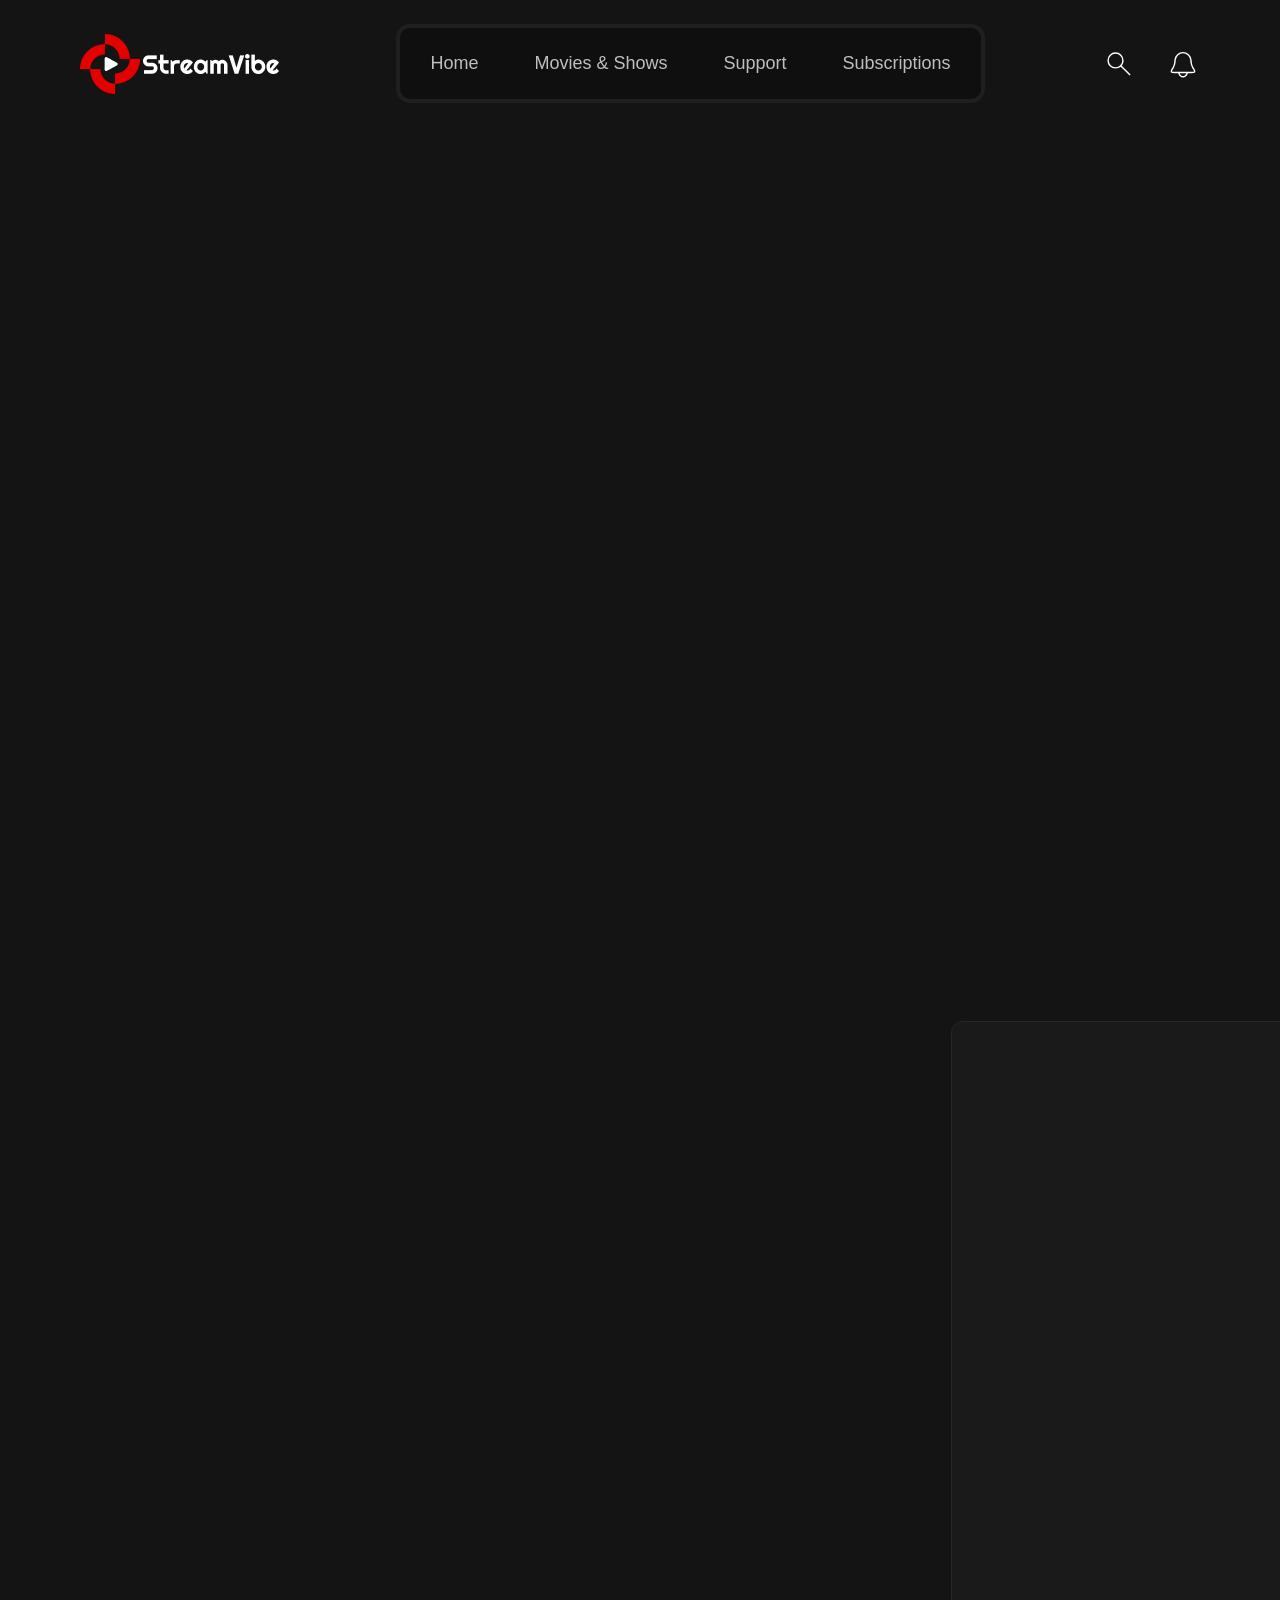
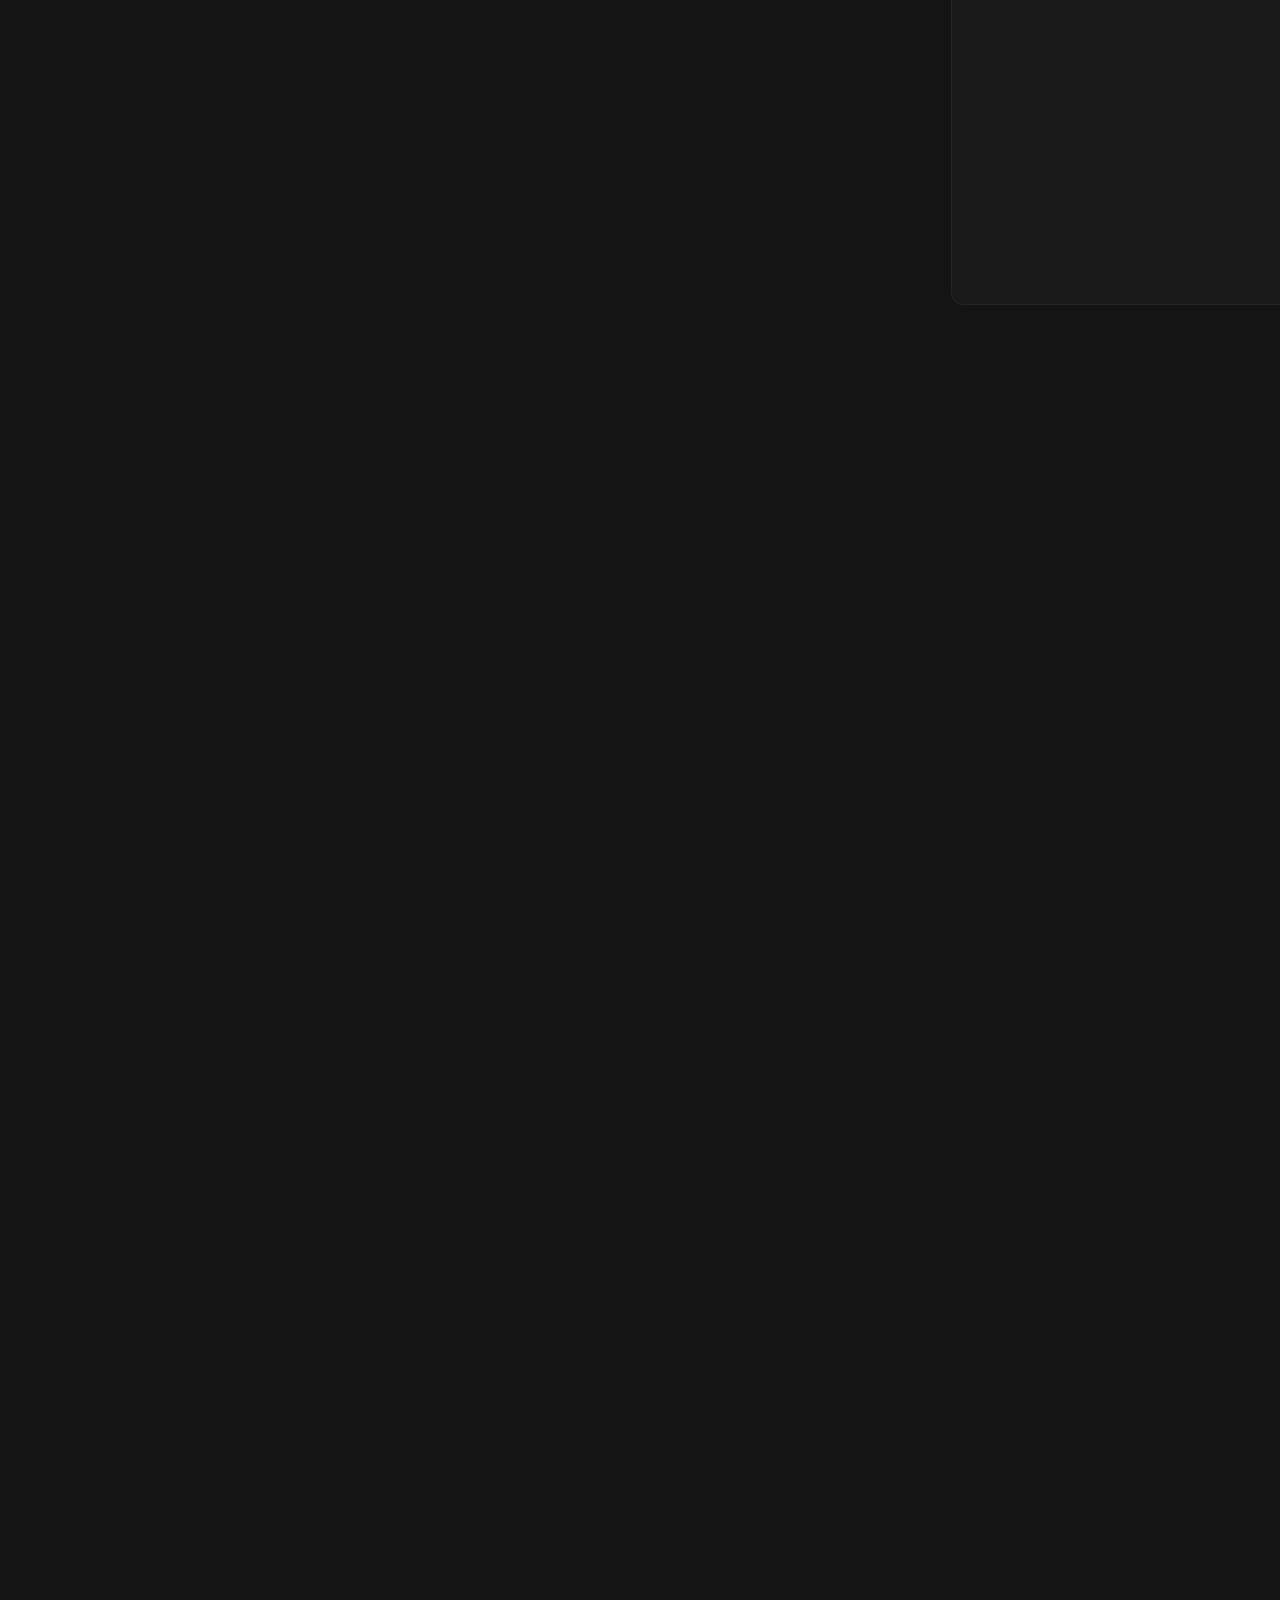
<file: movies.html>
<!DOCTYPE html>
<html lang="en">
<head>
    <meta charset="UTF-8">
    <meta name="viewport" content="width=device-width, initial-scale=1.0">
    <link rel="stylesheet" href="./style/movies.css">
    <title>Document</title>
</head>
<body>
    <header>
            <img src="./imges/Logo.png" alt="">
            <nav>
                <a href="./index.html">Home</a>
                <a href="./Movies&Shows.html">Movies & Shows</a>
                <a href="./Support.html">Support</a>
                <a href="./Subscriptions.html">Subscriptions</a>
            </nav>
            <div id="icons">
                <svg class="icon" xmlns="http://www.w3.org/2000/svg" width="34" height="34" viewBox="0 0 24 24"><path fill="#fff" d="m19.485 20.154l-6.262-6.262q-.75.639-1.725.989t-1.96.35q-2.398 0-4.064-1.666Q3.808 11.898 3.808 9.5t1.666-4.064t4.064-1.667t4.065 1.667T15.269 9.5q0 1.042-.369 2.017t-.97 1.668l6.262 6.261zM9.539 14.23q1.99 0 3.36-1.37t1.37-3.361t-1.37-3.36t-3.36-1.37t-3.361 1.37t-1.37 3.36t1.37 3.36t3.36 1.37"/></svg>
                <svg class="icon" xmlns="http://www.w3.org/2000/svg" width="34" height="34" viewBox="0 0 24 24"><g fill="none" stroke="#fff" stroke-width="1"><path d="M6.448 8.97a5.586 5.586 0 0 1 11.104 0l.252 2.266l.006.057a8 8 0 0 0 1.074 3.18l.03.05l.577.963c.525.874.787 1.311.73 1.67a1 1 0 0 1-.345.61c-.279.234-.789.234-1.808.234H5.932c-1.02 0-1.53 0-1.808-.233a1 1 0 0 1-.346-.611c-.056-.359.206-.796.73-1.67l.579-.964l.03-.05a8 8 0 0 0 1.073-3.179l.006-.057z"/><path stroke-linecap="round" d="M9.102 18.406c.171.744.548 1.402 1.072 1.87c.524.47 1.166.724 1.826.724s1.302-.254 1.826-.723c.524-.47.9-1.127 1.072-1.871"/></g></svg>
                <svg id="menu" xmlns="http://www.w3.org/2000/svg" width="34" height="34" viewBox="0 0 20 20"><path fill="#fff" fill-rule="evenodd" d="M2 4.75A.75.75 0 0 1 2.75 4h14.5a.75.75 0 0 1 0 1.5H2.75A.75.75 0 0 1 2 4.75m7 10.5a.75.75 0 0 1 .75-.75h7.5a.75.75 0 0 1 0 1.5h-7.5a.75.75 0 0 1-.75-.75M2 10a.75.75 0 0 1 .75-.75h14.5a.75.75 0 0 1 0 1.5H2.75A.75.75 0 0 1 2 10" clip-rule="evenodd"/></svg>
            </div>
        </header>
        <div id="mobileMenu" class="mobile-menu">
            <a href="./index.html">Home</a>
            <a href="./Movies&Shows.html">Movies & Shows</a>
            <a href="./Support.html">Support</a>
            <a href="./Subscriptions.html">Subscriptions</a>
        </div>
        <section>
            <div class="hero animation">
                <img src="./imges/cantara.png" alt="">
                <div id="content-hero">
                    <div id="text">
                        <h1>Kantara</h1>
                        <p>A fiery young man clashes with an unflinching forest officer in a south Indian village where spirituality, fate and folklore rule the lands.</p>
                    </div>
                    <div id="buttons-icons">
                        <button><svg xmlns="http://www.w3.org/2000/svg" width="48" height="48" viewBox="0 0 24 24"><path fill="#fff" d="M6.51 18.87c.15.09.32.13.49.13s.36-.05.51-.14l10-6c.3-.18.49-.51.49-.86s-.18-.68-.49-.86l-10-6a.99.99 0 0 0-1.01-.01c-.31.18-.51.51-.51.87v12c0 .36.19.69.51.87Z"/></svg>Play Now</button>
                        <div id="icon">
                            <svg xmlns="http://www.w3.org/2000/svg" width="48" height="48" viewBox="0 0 24 24"><path fill="#fff" d="M19 12.998h-6v6h-2v-6H5v-2h6v-6h2v6h6z"/></svg>
                            <svg xmlns="http://www.w3.org/2000/svg" width="48" height="48" viewBox="0 0 24 24"><path fill="none" stroke="#fff" stroke-linecap="round" stroke-linejoin="round" stroke-width="1.5" d="M6.633 10.25c.806 0 1.533-.446 2.031-1.08a9 9 0 0 1 2.861-2.4c.723-.384 1.35-.956 1.653-1.715a4.5 4.5 0 0 0 .322-1.672V2.75a.75.75 0 0 1 .75-.75a2.25 2.25 0 0 1 2.25 2.25c0 1.152-.26 2.243-.723 3.218c-.266.558.107 1.282.725 1.282m0 0h3.126c1.026 0 1.945.694 2.054 1.715q.068.633.068 1.285a11.95 11.95 0 0 1-2.649 7.521c-.388.482-.987.729-1.605.729H13.48a4.5 4.5 0 0 1-1.423-.23l-3.114-1.04a4.5 4.5 0 0 0-1.423-.23H5.904m10.598-9.75H14.25M5.904 18.5q.125.307.27.602c.197.4-.078.898-.523.898h-.908c-.889 0-1.713-.518-1.972-1.368a12 12 0 0 1-.521-3.507c0-1.553.295-3.036.831-4.398C3.387 9.953 4.167 9.5 5 9.5h1.053c.472 0 .745.556.5.96a8.96 8.96 0 0 0-1.302 4.665a9 9 0 0 0 .654 3.375"/></svg>
                            <svg xmlns="http://www.w3.org/2000/svg" width="48" height="48" viewBox="0 0 24 24"><path fill="none" stroke="#fff" stroke-linecap="round" stroke-linejoin="round" stroke-width="1.5" d="M19.114 5.636a9 9 0 0 1 0 12.728M16.463 8.288a5.25 5.25 0 0 1 0 7.424M6.75 8.25l4.72-4.72a.75.75 0 0 1 1.28.53v15.88a.75.75 0 0 1-1.28.53l-4.72-4.72H4.51c-.88 0-1.704-.507-1.938-1.354A9 9 0 0 1 2.25 12c0-.83.112-1.633.322-2.396C2.806 8.756 3.63 8.25 4.51 8.25z"/></svg>
                        </div>
                    </div>
                </div>
            </div>
            <div class="contaner">
                <div class="left">
                    <div class="Description animation">
                        <h4>Description</h4>
                        <p>A fiery young man clashes with an unflinching forest officer in a south Indian village where spirituality, fate and folklore rule the lands.</p>
                    </div>
                    
                    <div class="casts animation">
                        <div class="cast">
                            <h4>Cast</h4>
                            <div class="icon-arrow">
                                <svg xmlns="http://www.w3.org/2000/svg" width="48" height="48" viewBox="0 0 20 20"><path fill="#999" fill-rule="evenodd" d="M15 10a.75.75 0 0 1-.75.75H7.612l2.158 1.96a.75.75 0 1 1-1.04 1.08l-3.5-3.25a.75.75 0 0 1 0-1.08l3.5-3.25a.75.75 0 1 1 1.04 1.08L7.612 9.25h6.638A.75.75 0 0 1 15 10" clip-rule="evenodd"/></svg>
                                <svg xmlns="http://www.w3.org/2000/svg" width="48" height="48" viewBox="0 0 20 20"><path fill="#999" fill-rule="evenodd" d="M5 10a.75.75 0 0 1 .75-.75h6.638L10.23 7.29a.75.75 0 1 1 1.04-1.08l3.5 3.25a.75.75 0 0 1 0 1.08l-3.5 3.25a.75.75 0 1 1-1.04-1.08l2.158-1.96H5.75A.75.75 0 0 1 5 10" clip-rule="evenodd"/></svg>
                            </div>
                        </div>

                        <div class="img-cast">
                            <img src="./imges/actor1.png" alt="">
                            <img src="./imges/actor2.png" alt="">
                            <img src="./imges/actor3.png" alt="">
                            <img src="./imges/actor4.png" alt="">
                            <img src="./imges/actor5.png" alt="">
                            <img src="./imges/actor6.png" alt="">
                            <img src="./imges/actor7.png" alt="">
                            <img src="./imges/actor8.png" alt="">
                        </div>
                    </div>

                    <div class="Reviewss animation">
                        <div class="Review">
                            <h4>Reviews</h4>
                            <button><svg xmlns="http://www.w3.org/2000/svg" width="30" height="30" viewBox="0 0 24 24"><path fill="#fff" d="M19 12.998h-6v6h-2v-6H5v-2h6v-6h2v6h6z"/></svg>Add Your Review</button>
                        </div>

                        <div class="cards-Review">
                            <div class="cardReview">
                                <div class="details">
                                    <div class="text">
                                        <h3>Aniket Roy</h3>
                                        <h6>From India</h6>
                                    </div>
                                    <span><img src="./imges/star.png" alt="">4.5</span>
                                </div>
                                <p>This movie was recommended to me by a very dear friend who went for the movie by herself. I went to the cinemas to watch but had a houseful board so couldn’t watch it.</p>
                            </div>

                            <div class="cardReview">
                                <div class="details">
                                    <div class="text">
                                        <h3>Aniket Roy</h3>
                                        <h6>From India</h6>
                                    </div>
                                    <span><img src="./imges/star.png" alt="">4.5</span>
                                </div>
                                <p>This movie was recommended to me by a very dear friend who went for the movie by herself. I went to the cinemas to watch but had a houseful board so couldn’t watch it.</p>
                            </div>
                        </div>
                        <div class="card-footer-reviw">
                            <svg class="arrwo-style" xmlns="http://www.w3.org/2000/svg" width="48" height="48" viewBox="0 0 20 20"><path fill="#999" fill-rule="evenodd" d="M15 10a.75.75 0 0 1-.75.75H7.612l2.158 1.96a.75.75 0 1 1-1.04 1.08l-3.5-3.25a.75.75 0 0 1 0-1.08l3.5-3.25a.75.75 0 1 1 1.04 1.08L7.612 9.25h6.638A.75.75 0 0 1 15 10" clip-rule="evenodd"/></svg>
                            <svg xmlns="http://www.w3.org/2000/svg" width="35" height="48" viewBox="0 0 24 24"><path fill="#E50000" d="M5 13v-1h13v1z"/></svg>
                            <svg xmlns="http://www.w3.org/2000/svg" width="35" height="48" viewBox="0 0 24 24"><path fill="#333333" d="M5 13v-1h13v1z"/></svg>
                            <svg xmlns="http://www.w3.org/2000/svg" width="35" height="48" viewBox="0 0 24 24"><path fill="#333333" d="M5 13v-1h13v1z"/></svg>
                            <svg xmlns="http://www.w3.org/2000/svg" width="35" height="48" viewBox="0 0 24 24"><path fill="#333333" d="M5 13v-1h13v1z"/></svg>
                            <svg class="arrwo-style" xmlns="http://www.w3.org/2000/svg" width="48" height="48" viewBox="0 0 20 20"><path fill="#999" fill-rule="evenodd" d="M5 10a.75.75 0 0 1 .75-.75h6.638L10.23 7.29a.75.75 0 1 1 1.04-1.08l3.5 3.25a.75.75 0 0 1 0 1.08l-3.5 3.25a.75.75 0 1 1-1.04-1.08l2.158-1.96H5.75A.75.75 0 0 1 5 10" clip-rule="evenodd"/></svg>
                        </div>
                    </div>
                </div>
                <div class="right">
                    <div class="Released-Year animation">
                        <div class="calendar">
                            <svg xmlns="http://www.w3.org/2000/svg" width="25" height="25" viewBox="0 0 24 24"><path d="M0 0h24v24H0z" fill="none" /><g fill="none" stroke="currentColor" stroke-linecap="round" stroke-linejoin="round" stroke-width="2"><rect width="18" height="17" x="3" y="5" rx="2" /><path d="M7 2v3m10-3v3M3 10h18" /></g></svg>
                            <p>Released Year</p>
                        </div>
                        <div class="year"><h3>2022</h3></div>
                    </div>
                    <div class="Available-Languages animation">
                        <div class="Languages">
                            <svg xmlns="http://www.w3.org/2000/svg" width="25" height="25" viewBox="0 0 512 512"><path d="M0 0h512v512H0z" fill="none" /><path fill="none" stroke="currentColor" stroke-linecap="round" stroke-linejoin="round" stroke-width="32" d="M48 112h288M192 64v48m80 336l96-224l96 224m-162.5-64h133M281.3 112S257 206 199 277S80 384 80 384" /><path fill="none" stroke="currentColor" stroke-linecap="round" stroke-linejoin="round" stroke-width="32" d="M256 336s-35-27-72-75s-56-85-56-85" /></svg>
                            <p>Available-Languages</p>
                        </div>
                        <div class="lang">
                            <p>English</p>
                            <p>Hindi</p>
                            <p>Tamil</p>
                            <p>Telegu</p>
                            <p>Kannada</p>
                        </div>
                    </div>

                    <div class="Ratings animation">
                        <div class="ratting">
                            <svg xmlns="http://www.w3.org/2000/svg" width="25" height="25" viewBox="0 0 24 24"><path d="M0 0h24v24H0z" fill="none" /><path fill="currentColor" d="m8.85 16.825l3.15-1.9l3.15 1.925l-.825-3.6l2.775-2.4l-3.65-.325l-1.45-3.4l-1.45 3.375l-3.65.325l2.775 2.425zm-1.525 2.098l1.24-5.313l-4.123-3.572l5.431-.47L12 4.557l2.127 5.01l5.43.47l-4.123 3.572l1.241 5.313L12 16.102zM12 12.25" /></svg>
                            <p>Ratings</p>
                        </div>
                        <div class="card-rating">
                            <div class="card-rat">
                                <div class="stars">
                                    <h3>IMDb</h3>
                                    <div class="star"><img src="./imges/star.png" alt=""> 4.5</div>
                                </div>
                            </div>

                            <div class="card-rat">
                                <div class="stars">
                                    <h3>Streamvibe</h3>
                                    <div class="star"><img src="./imges/star1.png" alt=""> 4</div>
                                </div>
                            </div>
                        </div>
                    </div>

                    <div class="Available-Languages animation">
                        <div class="Languages">
                            <svg xmlns="http://www.w3.org/2000/svg" width="25" height="25" viewBox="0 0 24 24"><path d="M0 0h24v24H0z" fill="none" /><path fill="none" stroke="currentColor" stroke-linecap="round" stroke-linejoin="round" stroke-width="1.5" d="M3.75 6A2.25 2.25 0 0 1 6 3.75h2.25A2.25 2.25 0 0 1 10.5 6v2.25a2.25 2.25 0 0 1-2.25 2.25H6a2.25 2.25 0 0 1-2.25-2.25zm0 9.75A2.25 2.25 0 0 1 6 13.5h2.25a2.25 2.25 0 0 1 2.25 2.25V18a2.25 2.25 0 0 1-2.25 2.25H6A2.25 2.25 0 0 1 3.75 18zM13.5 6a2.25 2.25 0 0 1 2.25-2.25H18A2.25 2.25 0 0 1 20.25 6v2.25A2.25 2.25 0 0 1 18 10.5h-2.25a2.25 2.25 0 0 1-2.25-2.25zm0 9.75a2.25 2.25 0 0 1 2.25-2.25H18a2.25 2.25 0 0 1 2.25 2.25V18A2.25 2.25 0 0 1 18 20.25h-2.25A2.25 2.25 0 0 1 13.5 18z" /></svg>

                            <p>Gernes</p>
                        </div>
                        <div class="lang">
                            <p>Action</p>
                            <p>Adventure</p>
                        </div>
                    </div>

                    <div class="Director-music animation">
                        <h4>Director</h4>
                        <div class="img-personal">
                            <img src="./imges/personal (1).png" alt="">
                            <div class="iformation">
                                <h3>Rishab Shetty</h3>
                                <p>From India</p>
                            </div>
                        </div>
                    </div>

                    <div class="Director-music animation">
                        <h4>Music</h4>
                        <div class="img-personal">
                            <img src="./imges/personal (2).png" alt="">
                            <div class="iformation">
                                <h3>B. Ajaneesh Loknath</h3>
                                <p>From India</p>
                            </div>
                        </div>
                    </div>
                </div>
            </div>
        </section>  
        <div class="start-free-img animation">
            <img src="./imges/Background Images.png" alt="">
            <div class="contant">
                <div class="contant-text">
                    <h2>Start your free trial today!</h2>
                    <p>This is a clear and concise call to action that encourages users to sign up for a free trial of StreamVibe.</p>
                </div>
                <button>Start a Free Trail</button>
            </div>
        </div>
        </section>
        <footer class="animation">
        <div class="Site-content">
            <div class="card-site-content">
                <h5>Home</h5>
                <ul>
                    <li>Categories</li>
                    <li>Devices</li>
                    <li>Pricing</li>
                    <li>FAQ</li>
                </ul>
            </div>

            <div class="card-site-content">
                <h5>Movies</h5>
                <ul>
                    <li>Gernes</li>
                    <li>Trending</li>
                    <li>New Release</li>
                    <li>Popular</li>
                </ul>
            </div>

            <div class="card-site-content">
                <h5>Shows</h5>
                <ul>
                    <li>Gernes</li>
                    <li>Trending</li>
                    <li>New Release</li>
                    <li>Popular</li>
                </ul>
            </div>

            <div class="card-site-content">
                <h5>Support</h5>
                <ul>
                    <li>Contact Us</li>
                    <li></li>
                    <li></li>
                    <li></li>
                </ul>
            </div>

            <div class="card-site-content">
                <h5>Subscription</h5>
                <ul>
                    <li>Plans</li>
                    <li>Features</li>
                    <li></li>
                    <li></li>
                </ul>
            </div>

            <div class="card-site-content">
                <h5>Connect With Us</h5>
                <div class="icon-Connect-With-Us">
                    <svg xmlns="http://www.w3.org/2000/svg" width="48" height="48" viewBox="0 0 24 24"><path fill="#fff" d="M22 12c0-5.52-4.48-10-10-10S2 6.48 2 12c0 4.84 3.44 8.87 8 9.8V15H8v-3h2V9.5C10 7.57 11.57 6 13.5 6H16v3h-2c-.55 0-1 .45-1 1v2h3v3h-3v6.95c5.05-.5 9-4.76 9-9.95"/></svg>
                    <svg xmlns="http://www.w3.org/2000/svg" width="48" height="48" viewBox="0 0 24 24"><g fill="none"><path d="m12.593 23.258l-.011.002l-.071.035l-.02.004l-.014-.004l-.071-.035q-.016-.005-.024.005l-.004.01l-.017.428l.005.02l.01.013l.104.074l.015.004l.012-.004l.104-.074l.012-.016l.004-.017l-.017-.427q-.004-.016-.017-.018m.265-.113l-.013.002l-.185.093l-.01.01l-.003.011l.018.43l.005.012l.008.007l.201.093q.019.005.029-.008l.004-.014l-.034-.614q-.005-.018-.02-.022m-.715.002a.02.02 0 0 0-.027.006l-.006.014l-.034.614q.001.018.017.024l.015-.002l.201-.093l.01-.008l.004-.011l.017-.43l-.003-.012l-.01-.01z"/><path fill="#fff" d="M4.594 4.984a1 1 0 0 1 .941.429C7.011 7.572 8.783 8.47 10.75 8.674c.096-.841.323-1.672.75-2.404c.626-1.074 1.644-1.864 3.098-2.156c2.01-.404 3.54.324 4.427 1.215l1.792-.335a1 1 0 0 1 1.053 1.478l-1.72 3.022c.157 4.361-1.055 7.405-3.639 9.502c-1.37 1.112-3.332 1.743-5.485 1.938c-2.17.196-4.623-.041-7.061-.753a1 1 0 0 1 .007-1.922c1.226-.349 2.16-.65 3.003-1.177c-1.199-.636-2.082-1.468-2.707-2.416c-.868-1.318-1.19-2.788-1.254-4.113S3.141 8 3.343 7.115c.115-.505.249-1.011.434-1.495a1 1 0 0 1 .818-.636Z"/></g></svg>
                    <svg xmlns="http://www.w3.org/2000/svg" width="48" height="48" viewBox="0 0 24 24"><path fill="#fff" d="M19 3a2 2 0 0 1 2 2v14a2 2 0 0 1-2 2H5a2 2 0 0 1-2-2V5a2 2 0 0 1 2-2zm-.5 15.5v-5.3a3.26 3.26 0 0 0-3.26-3.26c-.85 0-1.84.52-2.32 1.3v-1.11h-2.79v8.37h2.79v-4.93c0-.77.62-1.4 1.39-1.4a1.4 1.4 0 0 1 1.4 1.4v4.93zM6.88 8.56a1.68 1.68 0 0 0 1.68-1.68c0-.93-.75-1.69-1.68-1.69a1.69 1.69 0 0 0-1.69 1.69c0 .93.76 1.68 1.69 1.68m1.39 9.94v-8.37H5.5v8.37z"/></svg>
                </div>
            </div>
        </div>
        <div class="footer-bottom">
                    <p>@2023 streamvib, All Rights Reserved</p>

                <div class="footer-links">
                    <a href="#">Terms of Use</a>
                    <a href="#">Privacy Policy</a>
                    <a href="#">Cookie Policy</a>
                </div>
            </div>
    </footer>
    <script src="./javascript/script.js"></script>
</body>
</html>
</file>
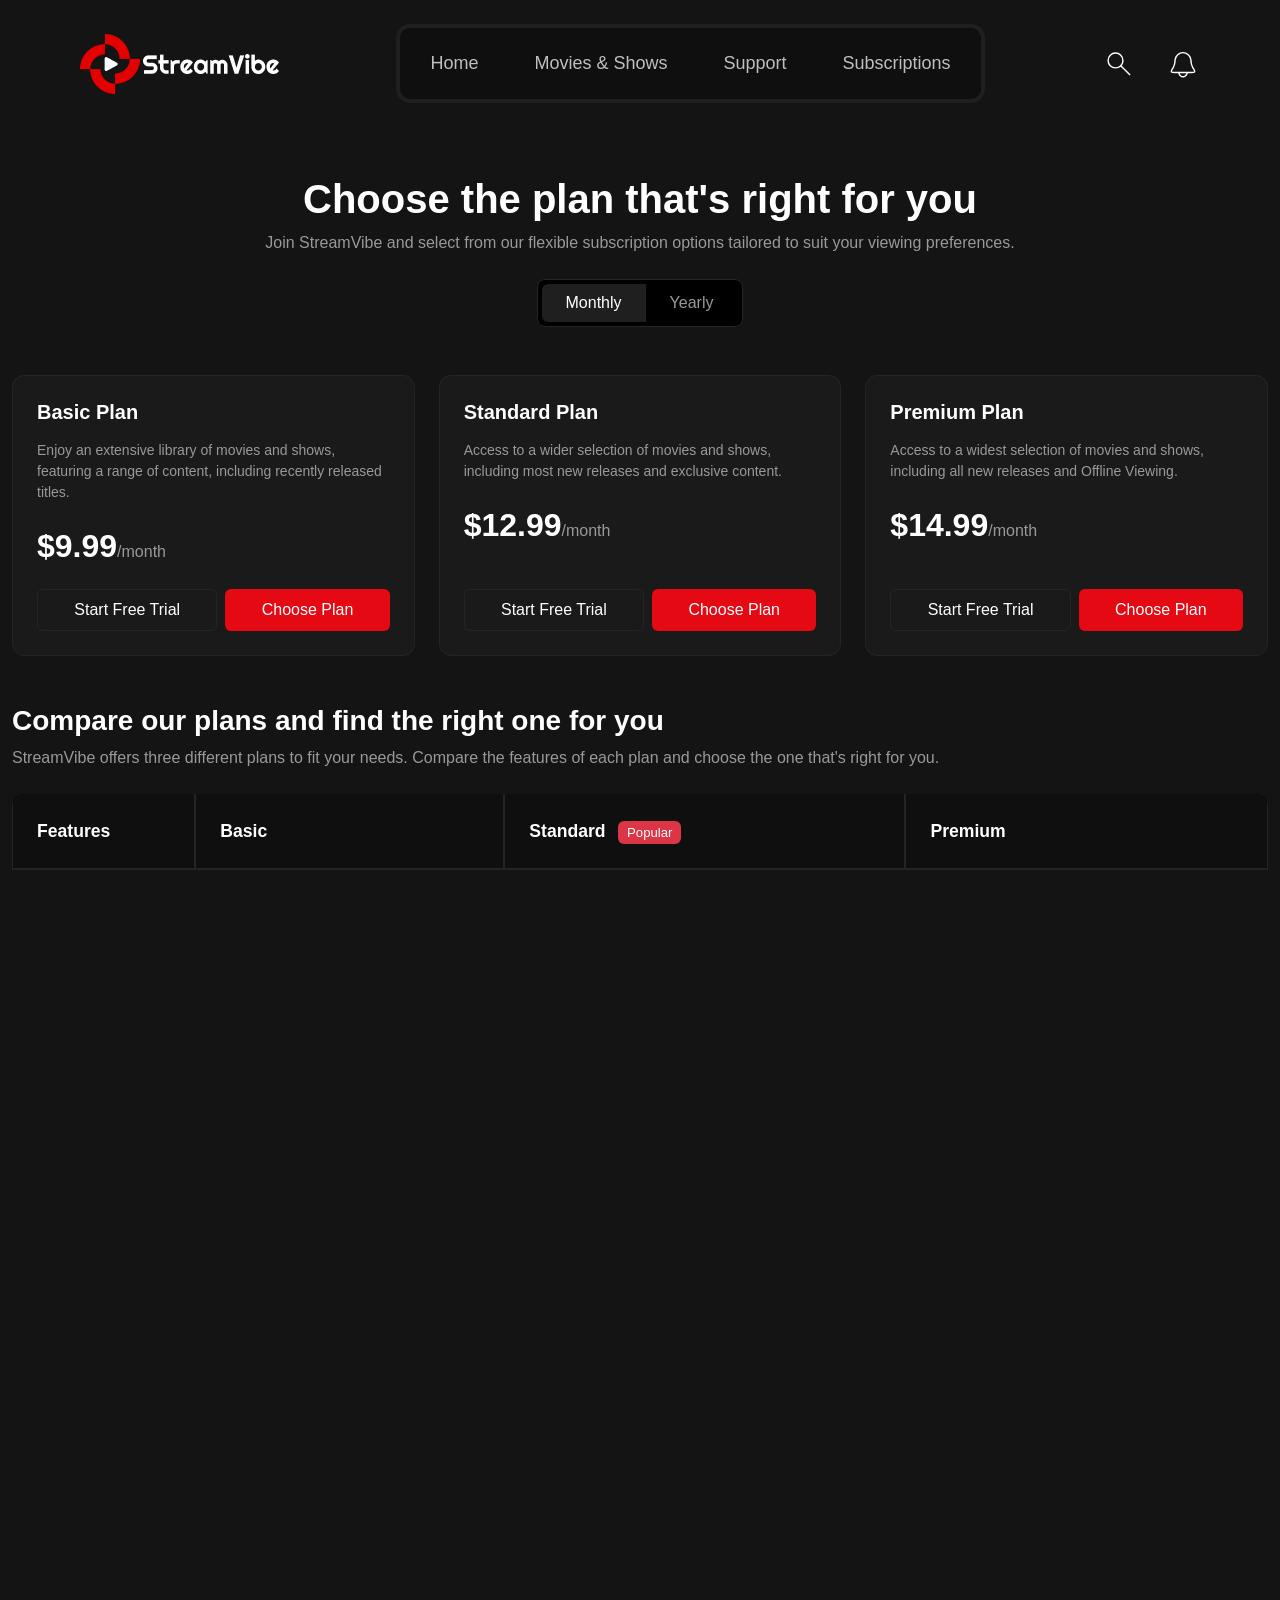
<file: Subscriptions.html>
<!DOCTYPE html>
<html lang="en">
<head>
    <meta charset="UTF-8">
    <meta name="viewport" content="width=device-width, initial-scale=1.0">
    <link href="https://cdn.jsdelivr.net/npm/bootstrap@5.3.0/dist/css/bootstrap.min.css" rel="stylesheet">
    <link href="https://fonts.googleapis.com/css2?family=Inter:wght@400;600;700&display=swap" rel="stylesheet">
    <link rel="stylesheet" href="./style/Subscriptions.css">
    <title>Document</title>
</head>
<body>
    <header>
            <img src="./imges/Logo.png" alt="">
            <nav>
                <a href="./index.html">Home</a>
                <a href="./Movies&Shows.html">Movies & Shows</a>
                <a href="./Support.html">Support</a>
                <a href="#">Subscriptions</a>
            </nav>
            <div id="icons">
                <svg class="icon" xmlns="http://www.w3.org/2000/svg" width="34" height="34" viewBox="0 0 24 24"><path fill="#fff" d="m19.485 20.154l-6.262-6.262q-.75.639-1.725.989t-1.96.35q-2.398 0-4.064-1.666Q3.808 11.898 3.808 9.5t1.666-4.064t4.064-1.667t4.065 1.667T15.269 9.5q0 1.042-.369 2.017t-.97 1.668l6.262 6.261zM9.539 14.23q1.99 0 3.36-1.37t1.37-3.361t-1.37-3.36t-3.36-1.37t-3.361 1.37t-1.37 3.36t1.37 3.36t3.36 1.37"/></svg>
                <svg class="icon" xmlns="http://www.w3.org/2000/svg" width="34" height="34" viewBox="0 0 24 24"><g fill="none" stroke="#fff" stroke-width="1"><path d="M6.448 8.97a5.586 5.586 0 0 1 11.104 0l.252 2.266l.006.057a8 8 0 0 0 1.074 3.18l.03.05l.577.963c.525.874.787 1.311.73 1.67a1 1 0 0 1-.345.61c-.279.234-.789.234-1.808.234H5.932c-1.02 0-1.53 0-1.808-.233a1 1 0 0 1-.346-.611c-.056-.359.206-.796.73-1.67l.579-.964l.03-.05a8 8 0 0 0 1.073-3.179l.006-.057z"/><path stroke-linecap="round" d="M9.102 18.406c.171.744.548 1.402 1.072 1.87c.524.47 1.166.724 1.826.724s1.302-.254 1.826-.723c.524-.47.9-1.127 1.072-1.871"/></g></svg>
                <svg id="menu" xmlns="http://www.w3.org/2000/svg" width="34" height="34" viewBox="0 0 20 20"><path fill="#fff" fill-rule="evenodd" d="M2 4.75A.75.75 0 0 1 2.75 4h14.5a.75.75 0 0 1 0 1.5H2.75A.75.75 0 0 1 2 4.75m7 10.5a.75.75 0 0 1 .75-.75h7.5a.75.75 0 0 1 0 1.5h-7.5a.75.75 0 0 1-.75-.75M2 10a.75.75 0 0 1 .75-.75h14.5a.75.75 0 0 1 0 1.5H2.75A.75.75 0 0 1 2 10" clip-rule="evenodd"/></svg>
            </div>
        </header>
        <div id="mobileMenu" class="mobile-menu">
            <a href="./index.html">Home</a>
            <a href="./Movies&Shows.html">Movies & Shows</a>
            <a href="./Support.html">Support</a>
            <a href="#">Subscriptions</a>
        </div>
    <div class="container py-5">
    <div class="text-center mb-5 animation">
        <h1 class="fw-bold text-white">Choose the plan that's right for you</h1>
        <p class="text-secondary">Join StreamVibe and select from our flexible subscription options tailored to suit your viewing preferences.</p>
        <div class="toggle-container mx-auto mt-4">
            <div class="btn-group p-1 bg-black border border-dark rounded-3">
                <button class="btn btn-dark active px-4">Monthly</button>
                <button class="btn text-secondary px-4">Yearly</button>
            </div>
        </div>
    </div>

    <div class="row g-4 mb-5 justify-content-center">
        <div class="col-12 col-md-6 col-lg-4 animation">
            <div class="card h-100 bg-dark-card border-dark p-4">
                <h3 class="h5 fw-bold text-white mb-3">Basic Plan</h3>
                <p class="text-secondary small mb-4">Enjoy an extensive library of movies and shows, featuring a range of content, including recently released titles.</p>
                <h2 class="text-white fw-bold mb-4">$9.99<span class="fs-6 text-secondary fw-normal">/month</span></h2>
                <div class="d-flex gap-2 mt-auto">
                    <button class="btn btn-outline-dark text-white border-dark flex-grow-1 py-2">Start Free Trial</button>
                    <button class="btn btn-danger flex-grow-1 py-2">Choose Plan</button>
                </div>
            </div>
        </div>

        <div class="col-12 col-md-6 col-lg-4 animation">
            <div class="card h-100 bg-dark-card border-dark p-4">
                <h3 class="h5 fw-bold text-white mb-3">Standard Plan</h3>
                <p class="text-secondary small mb-4">Access to a wider selection of movies and shows, including most new releases and exclusive content.</p>
                <h2 class="text-white fw-bold mb-4">$12.99<span class="fs-6 text-secondary fw-normal">/month</span></h2>
                <div class="d-flex gap-2 mt-auto">
                    <button class="btn btn-outline-dark text-white border-dark flex-grow-1 py-2">Start Free Trial</button>
                    <button class="btn btn-danger flex-grow-1 py-2">Choose Plan</button>
                </div>
            </div>
        </div>

        <div class="col-12 col-md-6 col-lg-4 animation">
            <div class="card h-100 bg-dark-card border-dark p-4">
                <h3 class="h5 fw-bold text-white mb-3">Premium Plan</h3>
                <p class="text-secondary small mb-4">Access to a widest selection of movies and shows, including all new releases and Offline Viewing.</p>
                <h2 class="text-white fw-bold mb-4">$14.99<span class="fs-6 text-secondary fw-normal">/month</span></h2>
                <div class="d-flex gap-2 mt-auto">
                    <button class="btn btn-outline-dark text-white border-dark flex-grow-1 py-2">Start Free Trial</button>
                    <button class="btn btn-danger flex-grow-1 py-2">Choose Plan</button>
                </div>
            </div>
        </div>
    </div>

    <div class="mt-5 mb-4 text-start">
        <h2 class="fw-bold text-white h3">Compare our plans and find the right one for you</h2>
        <p class="text-secondary">StreamVibe offers three different plans to fit your needs. Compare the features of each plan and choose the one that's right for you.</p>
    </div>

    <div class="table-responsive">
        <table class="table table-dark table-bordered border-dark align-middle">
            <thead>
                <tr class="bg-black text-white ">
                    <th class="p-4">Features</th>
                    <th class="p-4">Basic</th>
                    <th class="p-4">Standard <span class="badge bg-danger ms-2 fw-normal">Popular</span></th>
                    <th class="p-4">Premium</th>
                </tr>
            </thead>
            <tbody class="text-secondary">
                <tr class="hidden-row"><td class="p-4">Price</td><td class="p-4">$9.99/Month</td><td class="p-4">$12.99/Month</td><td class="p-4">$14.99/Month</td></tr>
                <tr class="hidden-row"><td class="p-4">Content</td><td class="p-4">Access to some new releases.</td><td class="p-4">Most new releases and exclusive content.</td><td class="p-4">All new releases and Offline Viewing.</td></tr>
                <tr class="hidden-row"><td class="p-4">Devices</td><td class="p-4">Watch on one device</td><td class="p-4">Watch on two devices</td><td class="p-4">Watch on four devices</td></tr>
                <tr class="hidden-row"><td class="p-4">Free Trial</td><td class="p-4">7 Days</td><td class="p-4">7 Days</td><td class="p-4">7 Days</td></tr>
                <tr class="hidden-row"><td class="p-4">HDR</td><td class="p-4">No</td><td class="p-4">Yes</td><td class="p-4">Yes</td></tr>
                <tr class="hidden-row"><td class="p-4">Dolby Atmos</td><td class="p-4">No</td><td class="p-4">Yes</td><td class="p-4">Yes</td></tr>
                <tr class="hidden-row"><td class="p-4">Ad - Free</td><td class="p-4">No</td><td class="p-4">Yes</td><td class="p-4">Yes</td></tr>
                <tr class="hidden-row"><td class="p-4">Offline Viewing</td><td class="p-4">No</td><td class="p-4">Yes, for select titles</td><td class="p-4">Yes, for all titles</td></tr>
                <tr class="hidden-row"><td class="p-4">Family Sharing</td><td class="p-4">No</td><td class="p-4">Yes, up to 5 members</td><td class="p-4">Yes, up to 6 members</td></tr>
            </tbody>
        </table>
    </div>
</div>
<div class="start-free-img animation">
            <img src="./imges/Background Images.png" alt="">
            <div class="contant">
                <div class="contant-text">
                    <h2>Start your free trial today!</h2>
                    <p>This is a clear and concise call to action that encourages users to sign up for a free trial of StreamVibe.</p>
                </div>
                <button>Start a Free Trail</button>
            </div>
        </div>
        </section>
        <footer class="animation">
        <div class="Site-content">
            <div class="card-site-content">
                <h5>Home</h5>
                <ul>
                    <li>Categories</li>
                    <li>Devices</li>
                    <li>Pricing</li>
                    <li>FAQ</li>
                </ul>
            </div>

            <div class="card-site-content">
                <h5>Movies</h5>
                <ul>
                    <li>Gernes</li>
                    <li>Trending</li>
                    <li>New Release</li>
                    <li>Popular</li>
                </ul>
            </div>

            <div class="card-site-content">
                <h5>Shows</h5>
                <ul>
                    <li>Gernes</li>
                    <li>Trending</li>
                    <li>New Release</li>
                    <li>Popular</li>
                </ul>
            </div>

            <div class="card-site-content">
                <h5>Support</h5>
                <ul>
                    <li>Contact Us</li>
                    <li></li>
                    <li></li>
                    <li></li>
                </ul>
            </div>

            <div class="card-site-content">
                <h5>Subscription</h5>
                <ul>
                    <li>Plans</li>
                    <li>Features</li>
                    <li></li>
                    <li></li>
                </ul>
            </div>

            <div class="card-site-content">
                <h5>Connect With Us</h5>
                <div class="icon-Connect-With-Us">
                    <svg xmlns="http://www.w3.org/2000/svg" width="48" height="48" viewBox="0 0 24 24"><path fill="#fff" d="M22 12c0-5.52-4.48-10-10-10S2 6.48 2 12c0 4.84 3.44 8.87 8 9.8V15H8v-3h2V9.5C10 7.57 11.57 6 13.5 6H16v3h-2c-.55 0-1 .45-1 1v2h3v3h-3v6.95c5.05-.5 9-4.76 9-9.95"/></svg>
                    <svg xmlns="http://www.w3.org/2000/svg" width="48" height="48" viewBox="0 0 24 24"><g fill="none"><path d="m12.593 23.258l-.011.002l-.071.035l-.02.004l-.014-.004l-.071-.035q-.016-.005-.024.005l-.004.01l-.017.428l.005.02l.01.013l.104.074l.015.004l.012-.004l.104-.074l.012-.016l.004-.017l-.017-.427q-.004-.016-.017-.018m.265-.113l-.013.002l-.185.093l-.01.01l-.003.011l.018.43l.005.012l.008.007l.201.093q.019.005.029-.008l.004-.014l-.034-.614q-.005-.018-.02-.022m-.715.002a.02.02 0 0 0-.027.006l-.006.014l-.034.614q.001.018.017.024l.015-.002l.201-.093l.01-.008l.004-.011l.017-.43l-.003-.012l-.01-.01z"/><path fill="#fff" d="M4.594 4.984a1 1 0 0 1 .941.429C7.011 7.572 8.783 8.47 10.75 8.674c.096-.841.323-1.672.75-2.404c.626-1.074 1.644-1.864 3.098-2.156c2.01-.404 3.54.324 4.427 1.215l1.792-.335a1 1 0 0 1 1.053 1.478l-1.72 3.022c.157 4.361-1.055 7.405-3.639 9.502c-1.37 1.112-3.332 1.743-5.485 1.938c-2.17.196-4.623-.041-7.061-.753a1 1 0 0 1 .007-1.922c1.226-.349 2.16-.65 3.003-1.177c-1.199-.636-2.082-1.468-2.707-2.416c-.868-1.318-1.19-2.788-1.254-4.113S3.141 8 3.343 7.115c.115-.505.249-1.011.434-1.495a1 1 0 0 1 .818-.636Z"/></g></svg>
                    <svg xmlns="http://www.w3.org/2000/svg" width="48" height="48" viewBox="0 0 24 24"><path fill="#fff" d="M19 3a2 2 0 0 1 2 2v14a2 2 0 0 1-2 2H5a2 2 0 0 1-2-2V5a2 2 0 0 1 2-2zm-.5 15.5v-5.3a3.26 3.26 0 0 0-3.26-3.26c-.85 0-1.84.52-2.32 1.3v-1.11h-2.79v8.37h2.79v-4.93c0-.77.62-1.4 1.39-1.4a1.4 1.4 0 0 1 1.4 1.4v4.93zM6.88 8.56a1.68 1.68 0 0 0 1.68-1.68c0-.93-.75-1.69-1.68-1.69a1.69 1.69 0 0 0-1.69 1.69c0 .93.76 1.68 1.69 1.68m1.39 9.94v-8.37H5.5v8.37z"/></svg>
                </div>
            </div>
        </div>
        <div class="footer-bottom">
                    <p>@2023 streamvib, All Rights Reserved</p>

                <div class="footer-links">
                    <a href="#">Terms of Use</a>
                    <a href="#">Privacy Policy</a>
                    <a href="#">Cookie Policy</a>
                </div>
            </div>
    </footer>
<script src="https://cdn.jsdelivr.net/npm/bootstrap@5.3.0/dist/js/bootstrap.bundle.min.js"></script>
<script src="./javascript/script.js"></script>
</body>
</html>
</file>
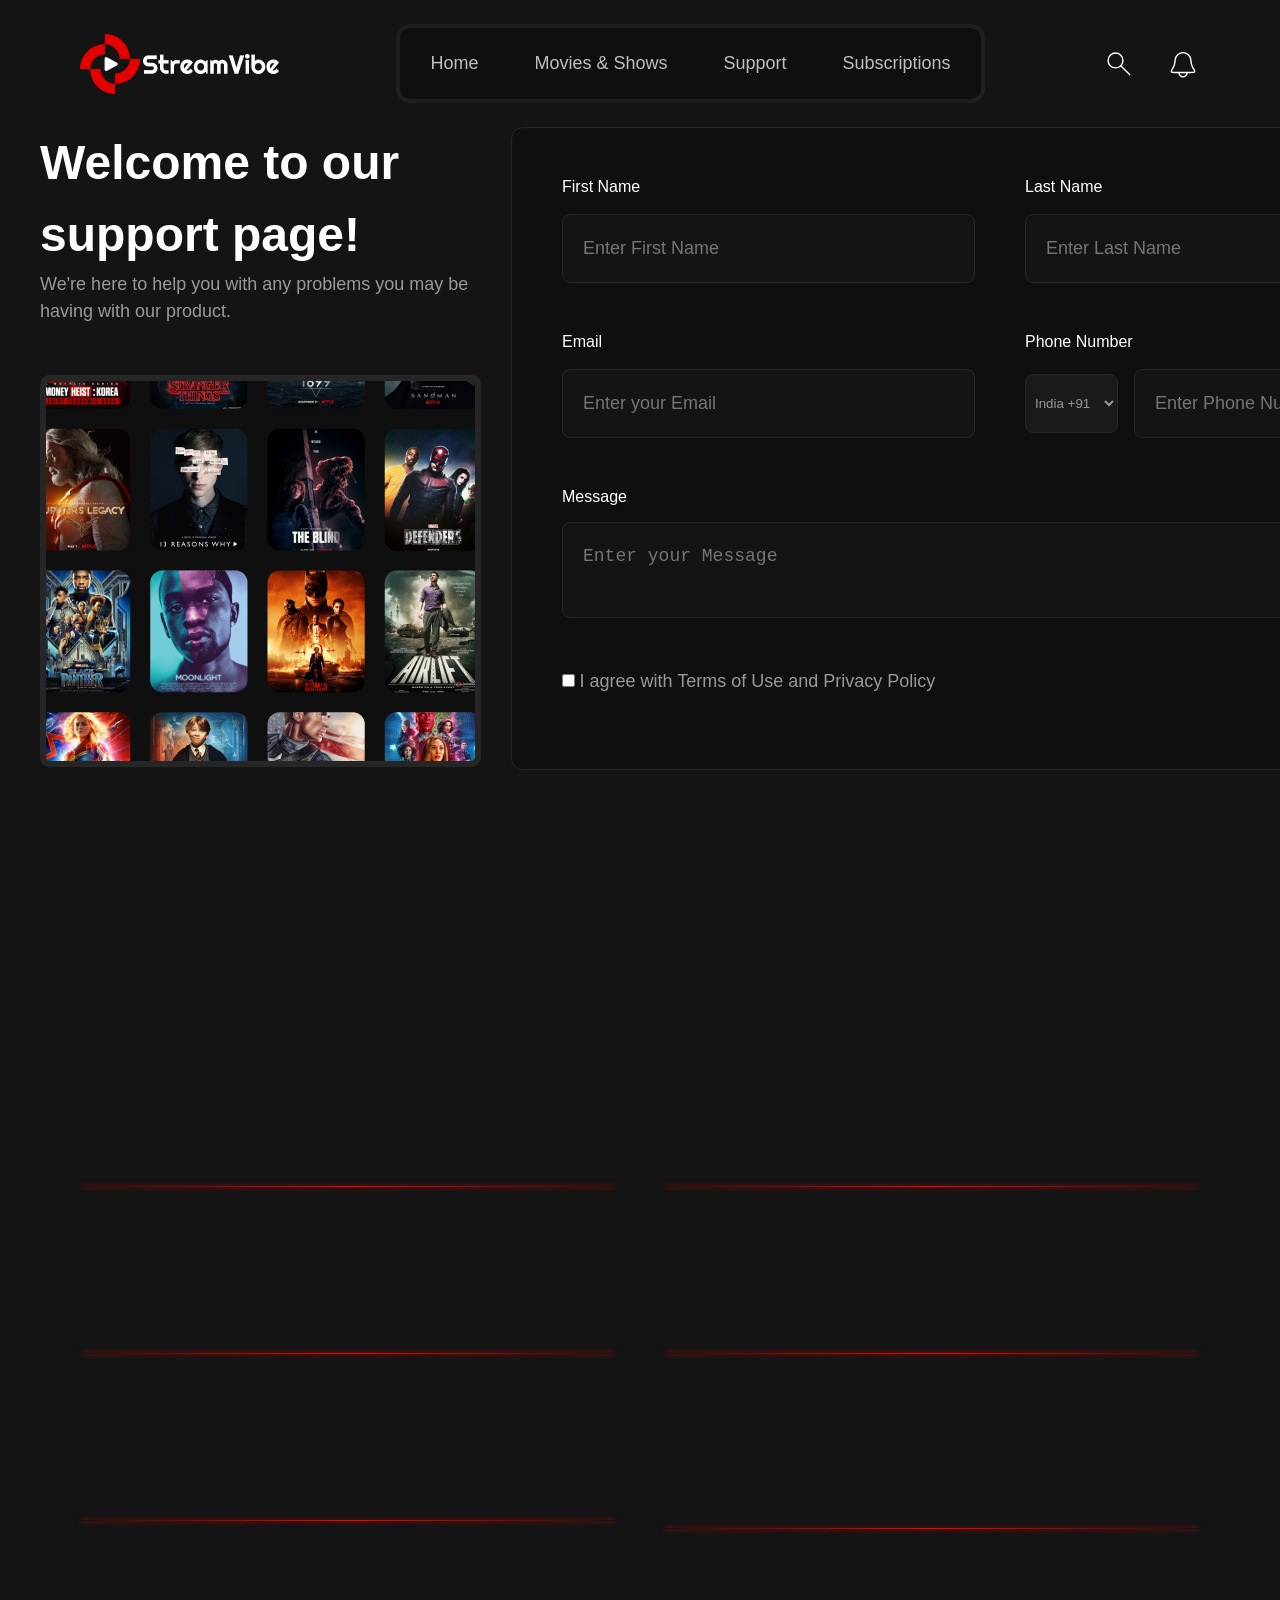
<file: Support.html>
<!DOCTYPE html>
<html lang="en">
<head>
    <meta charset="UTF-8">
    <meta name="viewport" content="width=device-width, initial-scale=1.0">
    <link rel="stylesheet" href="./style/Support.css">
    <title>Document</title>
</head>
<body>
    <header>
            <img src="./imges/Logo.png" alt="">
            <nav>
                <a href="./index.html">Home</a>
                <a href="./Movies&Shows.html">Movies & Shows</a>
                <a href="#">Support</a>
                <a href="./Subscriptions.html">Subscriptions</a>
            </nav>
            <div id="icons">
                <svg class="icon" xmlns="http://www.w3.org/2000/svg" width="34" height="34" viewBox="0 0 24 24"><path fill="#fff" d="m19.485 20.154l-6.262-6.262q-.75.639-1.725.989t-1.96.35q-2.398 0-4.064-1.666Q3.808 11.898 3.808 9.5t1.666-4.064t4.064-1.667t4.065 1.667T15.269 9.5q0 1.042-.369 2.017t-.97 1.668l6.262 6.261zM9.539 14.23q1.99 0 3.36-1.37t1.37-3.361t-1.37-3.36t-3.36-1.37t-3.361 1.37t-1.37 3.36t1.37 3.36t3.36 1.37"/></svg>
                <svg class="icon" xmlns="http://www.w3.org/2000/svg" width="34" height="34" viewBox="0 0 24 24"><g fill="none" stroke="#fff" stroke-width="1"><path d="M6.448 8.97a5.586 5.586 0 0 1 11.104 0l.252 2.266l.006.057a8 8 0 0 0 1.074 3.18l.03.05l.577.963c.525.874.787 1.311.73 1.67a1 1 0 0 1-.345.61c-.279.234-.789.234-1.808.234H5.932c-1.02 0-1.53 0-1.808-.233a1 1 0 0 1-.346-.611c-.056-.359.206-.796.73-1.67l.579-.964l.03-.05a8 8 0 0 0 1.073-3.179l.006-.057z"/><path stroke-linecap="round" d="M9.102 18.406c.171.744.548 1.402 1.072 1.87c.524.47 1.166.724 1.826.724s1.302-.254 1.826-.723c.524-.47.9-1.127 1.072-1.871"/></g></svg>
                <svg id="menu" xmlns="http://www.w3.org/2000/svg" width="34" height="34" viewBox="0 0 20 20"><path fill="#fff" fill-rule="evenodd" d="M2 4.75A.75.75 0 0 1 2.75 4h14.5a.75.75 0 0 1 0 1.5H2.75A.75.75 0 0 1 2 4.75m7 10.5a.75.75 0 0 1 .75-.75h7.5a.75.75 0 0 1 0 1.5h-7.5a.75.75 0 0 1-.75-.75M2 10a.75.75 0 0 1 .75-.75h14.5a.75.75 0 0 1 0 1.5H2.75A.75.75 0 0 1 2 10" clip-rule="evenodd"/></svg>
            </div>
        </header>
        <div id="mobileMenu" class="mobile-menu">
            <a href="./index.html">Home</a>
            <a href="./Movies&Shows.html">Movies & Shows</a>
            <a href="#">Support</a>
            <a href="./Subscriptions.html">Subscriptions</a>
        </div>
            <div class="contaner">
        <div class="card1">
            <div class="text-card1">
            <h1>Welcome to our support page!</h1>
            <p>We're here to help you with any problems you may be having with our product.</p>
            </div>
            <img src="./imges/Sub Containeryyy.png" alt="">

        </div>
        <div class="card2">
            <form>
                <div class="form">
                    <div class="name">
                        <label for="First Name">First Name</label><br>
                        <input class="First-Name" type="text" placeholder="Enter First Name">
                    </div>
                    <div class="name">
                        <label for="Last Name">Last Name</label><br>
                        <input class="First-Name" type="text" placeholder="Enter Last Name">
                    </div>

                    <div class="name">
                        <label for="Last Name">Email</label><br>
                        <input class="First-Name" type="email" placeholder="Enter your Email">
                    </div>
                    <div class="tel">
                        <label for="Last Name">Phone Number</label><br>
                        <div class="optio">
                            <select>
                                <option>India +91</option>
                                <option>Egypt +20</option>
                                <option>UK +1</option>
                            </select>
                        <input class="tell" type="tel" placeholder="Enter Phone Number">
                        </div>
                    </div>

                    <div class="massege">
                        <label>Message</label>
                        <textarea placeholder="Enter your Message"></textarea>
                    </div>
                    
                    <div class="bottom">
                        <div class="checkbox">
                            <input type="checkbox">
                            <span>I agree with Terms of Use and Privacy Policy</span>
                        </div>
                        <button>Send Message</button>
                    </div>
                </div>
            </form>
        </div>
    </div>
    <section>
    <div class="Questions">
            <div class="Questions-head animation">
                <div class="Questions-text">
                    <h4>Frequently Asked Questions</h4>
                    <p>Got questions? We've got answers! Check out our FAQ section to find answers to the most common questions about StreamVibe.</p>
                </div>
                <button>Ask a Question</button>
            </div>
            <div class="grid-Questions">
                <div class="First-grade">
                    <div class="ques-text">
                        <div class="ques animation animation">
                            <p>01</p>
                            <div class="Q">
                                <h5>What is StreamVibe?</h5>
                                <h6>StreamVibe is a streaming service that allows you to watch movies and shows on demand.</h6>
                            </div>
                            <div class="icon-q"><svg xmlns="http://www.w3.org/2000/svg" width="30" height="30" viewBox="0 0 24 24"><path fill="#fff" d="M19 12.998H5v-2h14z"/></svg></div>
                        </div>

                        <div class="line"></div>

                        <div class="ques animation animation">
                            <p>02</p>
                            <div class="Q">
                                <h5>How much does StreamVibe cost?</h5>
                                <h6>StreamVibe is a streaming service that allows you to watch movies and shows on demand.</h6>
                            </div>
                            <div class="icon-ques"><svg xmlns="http://www.w3.org/2000/svg" width="30" height="30" viewBox="0 0 24 24"><path fill="#fff" d="M19 12.998h-6v6h-2v-6H5v-2h6v-6h2v6h6z"/></svg></div>
                        </div>

                        <div class="line"></div>

                        <div class="ques animation animation">
                            <p>03</p>
                            <div class="Q">
                                <h5>What content is available on StreamVibe?</h5>
                                <h6>StreamVibe is a streaming service that allows you to watch movies and shows on demand.</h6>
                            </div>
                            <div class="icon-ques"><svg xmlns="http://www.w3.org/2000/svg" width="30" height="30" viewBox="0 0 24 24"><path fill="#fff" d="M19 12.998h-6v6h-2v-6H5v-2h6v-6h2v6h6z"/></svg></div>
                        </div>

                        <div class="line"></div>

                        <div class="ques animation animation">
                            <p>04</p>
                            <div class="Q">
                                <h5>How can I watch StreamVibe?</h5>
                                <h6>StreamVibe is a streaming service that allows you to watch movies and shows on demand.</h6>
                            </div>
                            <div class="icon-ques"><svg xmlns="http://www.w3.org/2000/svg" width="30" height="30" viewBox="0 0 24 24"><path fill="#fff" d="M19 12.998h-6v6h-2v-6H5v-2h6v-6h2v6h6z"/></svg></div>
                        </div>

                         <div class="line4"></div>
                        
                    </div>
                </div>

                <div class="Second grade">

                    <div class="ques-text">
                        <div class="ques animation animation">
                            <p>05</p>
                            <div class="Q">
                                <h5>How do I sign up for StreamVibe?</h5>
                                <h6>StreamVibe is a streaming service that allows you to watch movies and shows on demand.</h6>
                            </div>
                            <div class="icon-ques"><svg xmlns="http://www.w3.org/2000/svg" width="30" height="30" viewBox="0 0 24 24"><path fill="#fff" d="M19 12.998h-6v6h-2v-6H5v-2h6v-6h2v6h6z"/></svg></div>
                        </div>

                        <div class="line"></div>

                        <div class="ques animation animation">
                            <p>06</p>
                            <div class="Q">
                                <h5>What is the StreamVibe free trial?</h5>
                                <h6>StreamVibe is a streaming service that allows you to watch movies and shows on demand.</h6>
                            </div>
                            <div class="icon-ques"><svg xmlns="http://www.w3.org/2000/svg" width="30" height="30" viewBox="0 0 24 24"><path fill="#fff" d="M19 12.998h-6v6h-2v-6H5v-2h6v-6h2v6h6z"/></svg></div>
                        </div>

                        <div class="line"></div>

                        <div class="ques animation animation">
                            <p>07</p>
                            <div class="Q">
                                <h5>How do I contact StreamVibe customer support?</h5>
                                <h6>StreamVibe is a streaming service that allows you to watch movies and shows on demand.</h6>
                            </div>
                            <div class="icon-ques"><svg xmlns="http://www.w3.org/2000/svg" width="30" height="30" viewBox="0 0 24 24"><path fill="#fff" d="M19 12.998h-6v6h-2v-6H5v-2h6v-6h2v6h6z"/></svg></div>
                        </div>

                        <div class="line"></div>

                        <div class="ques animation animation">
                            <p>08</p>
                            <div class="Q">
                                <h5>What are the StreamVibe payment methods?</h5>
                                <h6>StreamVibe is a streaming service that allows you to watch movies and shows on demand.</h6>
                            </div>
                            <div class="icon-ques"><svg xmlns="http://www.w3.org/2000/svg" width="30" height="30" viewBox="0 0 24 24"><path fill="#fff" d="M19 12.998h-6v6h-2v-6H5v-2h6v-6h2v6h6z"/></svg></div>
                        </div>
                        
                    </div>
                </div>
                </div>
            </div>
            <div class="start-free-img animation">
            <img src="./imges/Background Images.png" alt="">
            <div class="contant">
                <div class="contant-text">
                    <h2>Start your free trial today!</h2>
                    <p>This is a clear and concise call to action that encourages users to sign up for a free trial of StreamVibe.</p>
                </div>
                <button>Start a Free Trail</button>
            </div>
        </div>
            </section>
             <footer class="animation">
        <div class="Site-content">
            <div class="card-site-content">
                <h5>Home</h5>
                <ul>
                    <li>Categories</li>
                    <li>Devices</li>
                    <li>Pricing</li>
                    <li>FAQ</li>
                </ul>
            </div>

            <div class="card-site-content">
                <h5>Movies</h5>
                <ul>
                    <li>Gernes</li>
                    <li>Trending</li>
                    <li>New Release</li>
                    <li>Popular</li>
                </ul>
            </div>

            <div class="card-site-content">
                <h5>Shows</h5>
                <ul>
                    <li>Gernes</li>
                    <li>Trending</li>
                    <li>New Release</li>
                    <li>Popular</li>
                </ul>
            </div>

            <div class="card-site-content">
                <h5>Support</h5>
                <ul>
                    <li>Contact Us</li>
                    <li></li>
                    <li></li>
                    <li></li>
                </ul>
            </div>

            <div class="card-site-content">
                <h5>Subscription</h5>
                <ul>
                    <li>Plans</li>
                    <li>Features</li>
                    <li></li>
                    <li></li>
                </ul>
            </div>

            <div class="card-site-content">
                <h5>Connect With Us</h5>
                <div class="icon-Connect-With-Us">
                    <svg xmlns="http://www.w3.org/2000/svg" width="48" height="48" viewBox="0 0 24 24"><path fill="#fff" d="M22 12c0-5.52-4.48-10-10-10S2 6.48 2 12c0 4.84 3.44 8.87 8 9.8V15H8v-3h2V9.5C10 7.57 11.57 6 13.5 6H16v3h-2c-.55 0-1 .45-1 1v2h3v3h-3v6.95c5.05-.5 9-4.76 9-9.95"/></svg>
                    <svg xmlns="http://www.w3.org/2000/svg" width="48" height="48" viewBox="0 0 24 24"><g fill="none"><path d="m12.593 23.258l-.011.002l-.071.035l-.02.004l-.014-.004l-.071-.035q-.016-.005-.024.005l-.004.01l-.017.428l.005.02l.01.013l.104.074l.015.004l.012-.004l.104-.074l.012-.016l.004-.017l-.017-.427q-.004-.016-.017-.018m.265-.113l-.013.002l-.185.093l-.01.01l-.003.011l.018.43l.005.012l.008.007l.201.093q.019.005.029-.008l.004-.014l-.034-.614q-.005-.018-.02-.022m-.715.002a.02.02 0 0 0-.027.006l-.006.014l-.034.614q.001.018.017.024l.015-.002l.201-.093l.01-.008l.004-.011l.017-.43l-.003-.012l-.01-.01z"/><path fill="#fff" d="M4.594 4.984a1 1 0 0 1 .941.429C7.011 7.572 8.783 8.47 10.75 8.674c.096-.841.323-1.672.75-2.404c.626-1.074 1.644-1.864 3.098-2.156c2.01-.404 3.54.324 4.427 1.215l1.792-.335a1 1 0 0 1 1.053 1.478l-1.72 3.022c.157 4.361-1.055 7.405-3.639 9.502c-1.37 1.112-3.332 1.743-5.485 1.938c-2.17.196-4.623-.041-7.061-.753a1 1 0 0 1 .007-1.922c1.226-.349 2.16-.65 3.003-1.177c-1.199-.636-2.082-1.468-2.707-2.416c-.868-1.318-1.19-2.788-1.254-4.113S3.141 8 3.343 7.115c.115-.505.249-1.011.434-1.495a1 1 0 0 1 .818-.636Z"/></g></svg>
                    <svg xmlns="http://www.w3.org/2000/svg" width="48" height="48" viewBox="0 0 24 24"><path fill="#fff" d="M19 3a2 2 0 0 1 2 2v14a2 2 0 0 1-2 2H5a2 2 0 0 1-2-2V5a2 2 0 0 1 2-2zm-.5 15.5v-5.3a3.26 3.26 0 0 0-3.26-3.26c-.85 0-1.84.52-2.32 1.3v-1.11h-2.79v8.37h2.79v-4.93c0-.77.62-1.4 1.39-1.4a1.4 1.4 0 0 1 1.4 1.4v4.93zM6.88 8.56a1.68 1.68 0 0 0 1.68-1.68c0-.93-.75-1.69-1.68-1.69a1.69 1.69 0 0 0-1.69 1.69c0 .93.76 1.68 1.69 1.68m1.39 9.94v-8.37H5.5v8.37z"/></svg>
                </div>
            </div>
        </div>
        <div class="footer-bottom">
                    <p>@2023 streamvib, All Rights Reserved</p>

                <div class="footer-links">
                    <a href="#">Terms of Use</a>
                    <a href="#">Privacy Policy</a>
                    <a href="#">Cookie Policy</a>
                </div>
            </div>
    </footer>
    <script src="./javascript/script.js"></script>
</body>
</html>
</file>
<file: style/movies.css>
*{
    margin:0;
    padding:0;
    box-sizing:border-box;
}

body{
    background-color: #141414;
    font-family: sans-serif; 
    color: rgb(255, 255, 255); 
}
.container{
    position: relative;
}
header{
    width: 100%;
    display: flex;
    justify-content: space-between;
    align-items: center;
    padding: 30px 162px;
    z-index: 10;
}
nav{
    display: flex;
    align-items: center;
    gap: 16px;
    padding: 10px;
    border: 4px solid #1F1F1F;
    border-radius: 14px;
    background-color: #0F0F0F;

    a{
        color: #BFBFBF;
        font-size: 18px;
        font-weight: 400;
        line-height: 150%;
        text-decoration: none;
        padding: 12px 20px;
        border-radius: 8px;
        transition: 0.3s ease;

        &:hover{
        color: #fff;
        background-color: #1A1A1A;
        }
        &:active{
            transform: scale(0.95);
        }
    }
}
#icons{
    display: flex;
    align-items: center;
    gap: 30px;
    cursor: pointer;
    #menu{
        display: none;
    }
} 
.mobile-menu {
    position: absolute;
    top: 90px;
    right: 30px;
    background: #0F0F0F;
    border: 1px solid #262626;
    border-radius: 12px;
    display: none;
    flex-direction: column;
    width: 200px;
    overflow: hidden;
    z-index: 999;
}

.mobile-menu a {
    color: #BFBFBF;
    text-decoration: none;
    padding: 14px;
    border-bottom: 1px solid #1F1F1F;
    transition: 0.3s;
}

.mobile-menu a:hover {
    background: #1F1F1F;
    color: #fff;
    padding-left: 20px;
}
.mobile-menu.show {
    display: flex;
}
section{
    padding: 50px 165px;
}
.hero{
    max-width: 100%;
    position: relative;
    img{
        width: 100%;
        height: 835px;
        border-radius: 12px;
    }
      &::after{
        content: "";
        position: absolute;
        inset: 0;

        background: linear-gradient(
            to top,
            rgba(0,0,0,0.55) 60%,
            rgba(0,0,0,0.25) 100%,
            rgba(0,0,0,0.08) 45%,
            transparent 65%
        );

        z-index: 1;
    }
}
#content-hero{
    position: absolute;
    bottom: 2%;
    left: 50%;
    transform: translateX(-50%);
    display: flex;
    flex-direction: column;
    align-items: center;
    gap: 30px;
    max-width: 100%;
    z-index: 2;
    
    #text{
        display: flex;
        flex-direction: column;
        align-items: center;
        justify-content: center;
        gap: 4px;

        h1{
            font-size: 38px;
            font-weight:700;
            line-height: 150%;
        }
        p{
            font-size: 18px;
            font-weight:500;
            line-height: 150%;
            color:#a7a5a5;
            white-space: nowrap;

            span{
                margin-left: 10%;
            }
            
        }
    }
}
#buttons-icons{
    display: flex;
    align-items: center;
    gap: 20px;

    button{
        display: flex;
        align-items: center;
        align-self: 4px;
        border-radius: 8px;
        border: none;
        padding: 5px 24px;
        background-color: #E50000;
        color: #ffffff;
        cursor: pointer;
        transition: 0.3s ease;

        &:hover{
            background-color: #E50000;
            transform: translateY(-3px);
            box-shadow: 0 8px 20px rgba(229, 0, 0, 0.4);
        }
        &:active{
            transform: scale(0.95);
        }
    }
}
#icon{
    display: flex;
    align-items: center;
    gap: 10px;
    svg{
        border-radius: 8px;
        border: 1px solid #262626;
        padding: 9px;
        background-color: #0F0F0F;
        cursor: pointer;
        transition: 0.3s ease;
        &:hover{
        background-color: #1A1A1A;
        transform: translateY(-3px);
        }
        &:active{
            transform: scale(0.95);
        }

    }
}
.contaner{
    display: grid;
    grid-template-columns: 1fr 1fr ;
    align-items: start;
    gap: 20px;
    margin-top: 100px;
}
.left ,.casts ,.Reviewss{
    display: flex;
    flex-direction: column;
    gap: 30px;
}
.Description , .casts ,.Reviewss{
    border-radius: 12px;
    border: 1px solid #262626;
    padding: 50px;
    background-color: #1A1A1A;
    display: flex;
    flex-direction: column;
    gap: 14px;
    h4{
        font-size:18px;
        font-weight:500;
        line-height: 150%;
        color: #999999;
    }
    p{
        font-size:18px;
        font-weight:500;
        line-height: 150%;

    }
}
.cast{
    display: flex;
    align-items: center;
    justify-content: space-between;
}
.icon-arrow{
    display: flex;
    align-items: center;
    gap: 14px;
    svg{
        border-radius: 100px;
        border: 1px solid #262626;
        padding: 5px;
        background-color: #141414;
    }
}
.img-cast{
    display: flex;
    align-items: center;
    gap: 20px;

    img{
        width: 102.125px;
        height: 109px;
        border-radius: 12px;
        cursor: pointer;
        &:hover {
            transform: translateY(-15px); 
            box-shadow: 0 20px 40px rgba(0, 0, 0, 0.4);
        }
        &:active{
            transform: scale(0.95);
        }
    }
}
.Review{
    display: flex;
    align-items: center;
    justify-content: space-between;

    button{
        display: flex;
        align-items: center;
        justify-content: space-between;
        flex-direction: row;
        gap: 4px;
        border-radius: 8px;
        border: 1px solid #262626;
        padding: 14px 16px;
        background-color: #141414;
        color: #ffffff;
        font-size:18px;
        font-weight:500;
        line-height: 153%;
        transition: all 0.3s ease;
        cursor: pointer;

        &:hover {
            background-color: #1f1f1f; 
            border-color: #404040;      
            transform: translateY(-1px); 
        }
        &:active {
            background-color: #0a0a0a; 
            transform: translateY(1px); 
            border-color: #1a1a1a;
        }
    }
}
.cards-Review{
    display: flex;
    align-items: center;
    gap: 20px;
}
.cardReview{
    border-radius: 12px;
    border: 1px solid #262626;
    padding: 40px;
    background-color: #0F0F0F;
    p{
        margin-top: 20px;
        font-size:18px;
        font-weight:400;
        line-height: 150%;
        color: #999999;
    }
}
.details{
    display: flex;
    align-items: center;
    justify-content: space-between;

    span{
        display: flex;
        align-items: center;
        color: #999999;
        border-radius: 51px;
        border: 1px solid #262626;
        background-color: #141414;
        padding: 6px 10px;
    }
}
.text{
    h3{
        font-size:20px;
        font-weight:500;
        line-height: 153%;
         
    }
    h6{
        font-size:18px;
        font-weight:500;
        line-height: 153%;
        color: #999999;
    }

}
.card-footer-reviw{
    display: flex;
    align-items: center;
    justify-content: center;

    .arrwo-style{
        border-radius: 100px;
        border: 1px solid #262626;
        padding: 5px;
        background-color: #141414;
    }
}
.right{
    border-radius: 12px;
    border: 1px solid #262626;
    padding: 50px;
    background-color: #1A1A1A;
    display: flex;
    flex-direction: column;
    gap: 30px;
    width: 519px;
}
.Released-Year , .Available-Languages ,.Ratings{
    display: flex;
    flex-direction: column;
    gap: 14px;
}
.calendar{
    display: flex;
    align-items: center;
    gap: 4.5px;

    p{
        font-size:18px;
        font-weight:500;
        line-height: 153%;
        color: #999999;
    }
    svg{
        color: #999999;
    }
}
.year{
    h3{
        font-size:20px;
        font-weight:500;
        line-height: 150%;
    }
}
.Languages{
    display: flex;
    align-items: center;
    gap: 5px;

    p{
        font-size:18px;
        font-weight:500;
        line-height: 153%;
        color: #999999;
    }
    svg{
        color: #999999;
    }
}
.lang{
    display: flex;
    align-items: center;
    gap: 10px;

    p{
        border-radius: 8px;
        border: 1px solid #262626;
        background-color: #141414;
        padding: 8px 14px;
    }
}
.ratting{
    display: flex;
    align-items: center;
    gap: 5px;
    color: #999999;
}
.card-rating{
    display: flex;
    align-items: center;
    gap: 20px;
}
.card-rat{
    border-radius: 8px;
    border: 1px solid #262626;
    background-color: #141414;
    padding: 16px;
}
.stars{
    display: flex;
    flex-direction: column;
    gap: 4px;
    h3{
        font-size:18px;
        font-weight:500;
        line-height: 153%;
    }
}
.star{
    display: flex;
    align-items: center;
    gap: 4px;
}
.Director-music{
    display: flex;
    flex-direction: column;
    gap: 14px;
}
.img-personal{
    display: flex;
    align-items: center;
    gap: 8px;
    border-radius: 8px;
    border: 1px solid #262626;
    background-color: #141414;
    padding: 14px;

    img{
        max-height: 56.5px;
        height: 60px;
    }
}
.iformation{
    display: flex;
    flex-direction: column;
    gap: 5px;

    h3{
        font-size:18px;
        font-weight:500;
        line-height: 153%;
    }
    p{
        font-size:16px;
        font-weight:500;
        line-height: 150%;
        color: #999999;
    }
}
.start-free-img{
    margin-top: 150px;
    position: relative;
    display: flex;
    justify-content: center;

    .contant{
        position: absolute;
        top: 50%;
        left: 50%;
        transform: translate(-50%, -50%);
        display: flex;
        align-items: center;
        justify-content: space-between;
        width: 85%;
        margin: auto;
        max-width: 1200px;

        button{
            border-radius: 8px;
            border: none;
            padding: 18px 24px;
            background-color: #E50000;
            color: #FFFFFF;
            cursor: pointer;
            &:hover{
            background-color: #ff1a1a;
            transform: translateY(-3px);
            box-shadow: 0 8px 20px rgba(229, 0, 0, 0.4);
        }
        &:active{
            transform: scale(0.95);
        }
        }

        .contant-text{
            display: flex;
            flex-direction: column;
            gap: 14px;
            h2{
                font-size: 48px;
                font-weight: 700;
                line-height: 150%;
            }
            p{
                font-size: 18px;
                font-weight: 400;
                line-height: 150%;
                color: #999999;
            }
        }
    }
}
.animation{
    opacity: 0;
    transform: translateY(80px);
    transition: 0.8s;
}

.animation.show{
    opacity: 1;
    transform: translateY(0);
}
footer{
    display: flex;
    flex-direction: column;
    gap: 100px;
    padding: 100px 162px;
    background-color: #0F0F0F;
    margin-top: 150px;
}
.Site-content{
    display: flex;
    align-items: flex-start;
    justify-content: space-between;
}
.card-site-content{
    display: flex;
    flex-direction: column;
    gap: 24px;
    h5{
        font-size: 20px;
        font-weight: 600;
        line-height: 150%;

    }
    ul{
        list-style: none;
        display: flex;
        flex-direction: column;
        gap: 14px;
        color: #999999;

        li{
            font-size: 18px;
            font-weight: 500;
            line-height: 150%;
            &:hover{
                color: white;
                cursor: pointer;
            }
        }
    }
}
.icon-Connect-With-Us{
    display: flex;
    align-items: center;
    gap: 14px;
    svg{
        border-radius: 8px;
        border: 1px solid #262626;
        padding: 6px;
        background-color: #1A1A1A;
        cursor: pointer;
        &:active{
            transform: scale(0.95);
        }
    }
}
.footer-bottom{
    margin-top: 50px;
    padding-top: 24px;
    border-top: 1px solid #262626;

    display: flex;
    align-items: center;
    justify-content: space-between;
}

.footer-bottom p{
    color: #999999;
    font-size: 16px;
    font-weight: 400;
}

.footer-links{
    display: flex;
    align-items: center;
    gap: 20px;
}

.footer-links a{
    text-decoration: none;
    color: #999999;
    font-size: 16px;
    font-weight: 400;
    transition: 0.3s;
}

.footer-links a:hover{
    color: white;
}
@media(max-width:1440px)
{
    header{
        padding: 24px 80px;
    }
    section{
        padding: 81px;
    }
    .moves{
        padding: 40px;
    }
    .hero{
        img{
            height: 709px;
        }
    }
    #content-hero{
        gap: 20px;
    }
    .left{
        width: 850px;

    }
    .Description, .casts, .Reviewss{
        padding: 40px;
    }
    .img-cast{
        gap: 10px;
        img{
            width: 87.5px;
            height: 89px;
        }
    }
    .right{
        max-width: 416px;
    }
    .lang{
        gap: 10px;
        flex-wrap: wrap;
    }
    .start-free-img{
    img{
        max-width: 1281px;
    }

    .contant-text{
            display: flex;
            flex-direction: column;
            gap: 14px;
            h2{
                font-size: 28px;
                font-weight: 700;
                line-height: 150%;
            }
            p{
                font-size: 16px;
                font-weight: 400;
                line-height: 150%;
                color: #999999;
            }
        }
    }
    footer{
        padding: 90px;
    }
}
@media (max-width: 1024px) {

    header {
        padding: 24px 50px;
    }

    nav {
        display: flex;
        gap: 8px;
        padding: 8px;
        border-radius: 12px;
        justify-content: center;
    }

    nav a {
        font-size: 15px;
        padding: 10px 14px;
    }

    #icons {
        display: flex;
        gap: 18px;
    }
    section {
        padding: 40px 50px;
    }

    .hero {
        position: relative;
        border-radius: 18px;
        overflow: hidden;
        width: 100%;
    }

    .hero img {
        width: 100%;
        height: 600px;
        object-fit: cover;
        display: block;
    }

    .hero::after {
        content: "";
        position: absolute;
        top: 0;
        left: 0;
        width: 100%;
        height: 100%;
        background: linear-gradient(
            to top,
            rgba(0,0,0,0.85) 10%,
            rgba(0,0,0,0.4) 50%,
            transparent 100%
        );
    }
    #content-hero {
        position: absolute; 
        left: 50%;     
        transform: translateX(-50%); 
        width: 90%;
        z-index: 2;         
        display: flex;
        flex-direction: column;
        align-items: center;  
        gap: 24px;
        text-align: center;
    }

    #content-hero #text {
        display: flex;
        flex-direction: column;
        gap: 12px;
        align-items: center;
        white-space: nowrap;
    }

    #content-hero #text h1 {
        font-size: 32px;
        line-height: 1.2;
        color: #fff;
        margin: 0;
    }

    #content-hero #text p {
        font-size: 16px;
        line-height: 1.6;
        white-space: normal;
        max-width: 600px;
        color: #999999;
        margin: 0;
    }
    #buttons-icons {
        display: flex;
        gap: 16px;
        flex-wrap: wrap;
        justify-content: center;
        width: 100%;
    }

    #buttons-icons button {
        padding: 5px 15px;
        font-size: 15px;
        cursor: pointer;
        svg{
            width: 30px;
        }
    }
    #icon {
        display: flex;
        align-items: center;
        gap: 10px;
        justify-content: center;
    }

    #icon svg {
        width: 40px;
        height: 40px;
        padding: 8px;
    }
    .contaner{
        align-items: center;
        justify-content: center;
        grid-template-columns: 1fr ;
    }
    .left{
        width: 100%;
        max-width:950px;
    }
    .right{
        width: 100%;
        max-width:950px;
    }
    .start-free-img{
    margin-top: 120px;
    position: relative;
    border-radius: 16px;
    overflow: hidden;
}
.start-free-img img{
    width: 900px;
    height: 380px;
    border-radius: 12px;
    object-fit: cover;
    display: block;
}

.start-free-img .contant{
    position: absolute;
    inset: 0;

    display: flex;
    flex-direction: column;
    justify-content: center;
    align-items: flex-start;

    gap: 16px;
    padding: 40px;
}
.start-free-img .contant .contant-text h2{
    font-size: 34px;
    line-height: 120%;
}

.start-free-img .contant .contant-text p{
    font-size: 15px;
    line-height: 160%;
    color: #ccc;
}
.start-free-img .contant button{
    width: fit-content;
    padding: 14px 20px;
    font-size: 15px;
}

.start-free-img .contant{
    transform: none;
    top: 0;
    left: 0;
}
    
    footer{
        padding: 70px 50px;
    }

    .Site-content{
        grid-template-columns: repeat(3, 1fr);
        gap: 25px;
    }
}
@media(max-width:992px){

    header{
        padding: 24px 40px;
    }

    nav{
        display: none;
    }

    #icons .icon{
    display: none;
    }
    #icons #menu{
        display: block;
        border-radius: 8px;
        border: 3px solid #262626;
        background-color: #1A1A1A;
        width: 48px;
        height: 48px;
        padding: 5px;
    }
    section{
        padding: 40px;
    }

    #text-hero{
        width: 90%;
        bottom: 40px;
    }

    #text-hero h1{
        font-size: 40px;
    }

    #text-hero p{
        font-size: 16px;
    }
    .start-free-img{
        width: 100%;
        height: 350px;
        overflow: hidden;
        border-radius: 16px;
        margin-top: 100px;
        padding: 20px;
    }

    .start-free-img img{
        width: 100%;
        height: 100%;
        object-fit: cover;
        display: block;
    }

    .start-free-img .contant{
        width: 90%;
        height: 100%;
        margin: auto;

        display: flex;
        flex-direction: column;
        justify-content: center;
        align-items: flex-start;

        gap: 20px;

        top: 0;
        left: 50%;
        transform: translateX(-50%);
    }

    .start-free-img .contant .contant-text{
        gap: 10px;
    }

    .start-free-img .contant .contant-text h2{
        font-size: 32px;
        line-height: 130%;
    }

    .start-free-img .contant .contant-text p{
        font-size: 15px;
        line-height: 160%;
    }

    .start-free-img .contant button{
        padding: 16px 22px;
        font-size: 16px;
    }

    footer{
        padding: 60px 40px;
    }

    .Site-content{
        display: grid;
        grid-template-columns: repeat(3,1fr);
        gap: 30px;
    }

    .footer-bottom{
        flex-direction: column;
        gap: 20px;
        text-align: center;
    }
}
@media(max-width:768px){

    header{
        padding: 46.5px 16px;
    }
    nav{
        display: none;
    }
    section{
        padding: 16px;
    }
    .hero{
        img{
            object-fit: cover;
            height: 468px;
        }
    }
    #icons{
        .icon{
            display: none;
        }
        #menu{
            display: block;
            border-radius: 8px;
            border: 3px solid #262626;
            background-color: #1A1A1A;
            width: 48px;
            height: 48px;
            padding: 5px;
        }
    }
    #content-hero #text p {
        display: none;
    }
    #buttons-icons {
        flex-direction: column;
    }
    #buttons-icons button {
        justify-content: center;
        width: 310px;
        padding: 12px 24px;
    }
    #icon svg {
        padding: 5px;
        
    }
    .contaner {
        grid-template-columns: 1fr;
        gap: 30px;
        margin-top: 60px;
    }

    .left, .casts, .Reviewss {
        gap: 20px;
    }
    .Description, .casts, .Reviewss {
        padding: 25px;
    }
    .img-cast {
        display: grid;
        grid-template-columns: 1fr 1fr 1fr 1fr 1fr;
        flex-wrap: wrap;
        gap: 12px;
        justify-content: center;
    }
    .img-cast img {
        width: 80px;
        height: 85px;
    }
    .cards-Review {
        flex-direction: column;
        align-items: stretch;
    }

    .cardReview {
        padding: 25px;
    }

    .right {
        width: 100%;     
        padding: 25px;
    }

    .card-rating {
        flex-direction: column;
        align-items: flex-start;
    }

    .lang {
        flex-wrap: wrap;
    }

    .img-personal {
        flex-direction: row;
        gap: 10px;
    }

    .year h3 {
        font-size: 18px;
    }

    .text h3 {
        font-size: 18px;
    }

    .text h6 {
        font-size: 16px;
    }
    .start-free-img{
        position: relative;
        width: 100%;
        height: 400px;
        overflow: hidden;
        border-radius: 16px;
        img{
            width: 100%;
            height: 100%;
            object-fit: cover;
            display: block;
        }
    }
    .contant{
        display: flex;
        flex-direction: column;
    }
    footer{
        .Site-content{
            display: grid;
            grid-template-columns: 1fr 1fr;
            gap: 30px;
        }
    }

}
@media (max-width: 425px) {

    .contaner {
        grid-template-columns: 1fr;
        gap: 20px;
        margin-top: 40px;
    }

    .Description,
    .casts,
    .Reviewss,
    .right {
        padding: 18px;
    }
    .Description h4,
    .casts h4,
    .Reviewss h4 {
        font-size: 16px;
    }

    .Description p,
    .casts p,
    .Reviewss p {
        font-size: 14px;
    }

    .img-cast {
        flex-wrap: wrap;
        justify-content: center;
        gap: 10px;
    }

    .img-cast img {
        width: 70px;
        height: 75px;
    }

    .cards-Review {
        flex-direction: column;
        gap: 15px;
    }

    .cardReview {
        padding: 18px;
    }

    .text h3 {
        font-size: 16px;
    }

    .text h6 {
        font-size: 14px;
    }
    .Review{
        display: flex;
        flex-direction: column;
        gap: 8px;
    }
    .cardReview p {
        font-size: 14px;
    }

    .Review button {
        width: 100%;
        justify-content: center;
        font-size: 14px;
        padding: 12px;
    }

    .right {
        width: 100%;
        gap: 20px;
    }

    .card-rating {
        flex-direction: column;
        align-items: flex-start;
        gap: 10px;
    }

    .lang {
        flex-wrap: wrap;
        gap: 8px;
    }

    .lang p {
        padding: 6px 10px;
        font-size: 13px;
    }

    .img-personal {
        flex-direction: column;
        align-items: flex-start;
    }

    .year h3 {
        font-size: 16px;
    }

    .stars h3 {
        font-size: 16px;
    }
}
@media(max-width:390px){
#buttons-icons {
    justify-content: center;
}
.contaner {
        grid-template-columns: 1fr;
        gap: 16px;
        margin-top: 30px;
    }

    .Description,.casts,.Reviewss,.right {
        padding: 14px;
        border-radius: 10px;
    }
    .Description h4,
    .casts h4,
    .Reviewss h4 {
        font-size: 15px;
    }

    .Description p,
    .casts p,
    .Reviewss p {
        font-size: 13px;
        line-height: 1.5;
    }

    .img-cast {
        gap: 8px;
        justify-content: center;
    }

    .img-cast img {
        width: 60px;
        height: 65px;
    }

    .Review{
        display: flex;
        flex-direction: column;
        gap: 8px;
    }
    .cards-Review {
        flex-direction: column;
        gap: 12px;
    }

    .cardReview {
        padding: 14px;
    }

    .text h3 {
        font-size: 15px;
    }

    .text h6 {
        font-size: 13px;
    }

    .cardReview p {
        font-size: 13px;
    }
    .Review button {
        width: 100%;
        font-size: 13px;
        padding: 10px;
    }
    .right {
        width: 100%;
        gap: 16px;
    }

    .card-rating {
        flex-direction: column;
        align-items: flex-start;
        gap: 8px;
    }

    .lang p {
        font-size: 12px;
        padding: 5px 8px;
    }

    .year h3,
    .stars h3 {
        font-size: 15px;
    }

    .img-personal {
        flex-direction: column;
        align-items: flex-start;
        padding: 12px;
    }

    .img-personal img {
        height: 50px;
    }
}
</file>
<file: style/Subscriptions.css>
*{
    margin:0;
    padding:0;
    box-sizing:border-box;
}

body{
    background-color: #141414;
    font-family: sans-serif; 
    color: rgb(255, 255, 255); 
}
.container{
    position: relative;
}
header{
    width: 100%;
    display: flex;
    justify-content: space-between;
    align-items: center;
    padding: 30px 162px;
    z-index: 10;
}
nav{
    display: flex;
    align-items: center;
    gap: 16px;
    padding: 10px;
    border: 4px solid #1F1F1F;
    border-radius: 14px;
    background-color: #0F0F0F;

    a{
        color: #BFBFBF;
        font-size: 18px;
        font-weight: 400;
        line-height: 150%;
        text-decoration: none;
        padding: 12px 20px;
        border-radius: 8px;
        transition: 0.3s ease;

        &:hover{
        color: #fff;
        background-color: #1A1A1A;
        }
        &:active{
            transform: scale(0.95);
        }
    }
}
#icons{
    display: flex;
    align-items: center;
    gap: 30px;
    cursor: pointer;
    #menu{
        display: none;
    }
}
.mobile-menu {
    position: absolute;
    top: 90px;
    right: 30px;
    background: #0F0F0F;
    border: 1px solid #262626;
    border-radius: 12px;
    display: none;
    flex-direction: column;
    width: 200px;
    overflow: hidden;
    z-index: 999;
}

.mobile-menu a {
    color: #BFBFBF;
    text-decoration: none;
    padding: 14px;
    border-bottom: 1px solid #1F1F1F;
    transition: 0.3s;
}

.mobile-menu a:hover {
    background: #1F1F1F;
    color: #fff;
    padding-left: 20px;
}
.mobile-menu.show {
    display: flex;
}
.bg-dark-card {
    background-color: #1A1A1A;
    border-radius: 12px;
}

.text-secondary {
    color: #999999 !important;
}
.toggle-container .btn-dark.active {
    background-color: #1F1F1F;
    border: none;
}

.table {
    border-collapse: separate;
    border-spacing: 0;
    border-radius: 12px;
    overflow: hidden;
}

.table thead th {
    background-color: #0F0F0F;
    border-bottom-width: 2px;
    color: #fff;
    font-size: 1.1rem;
}

.table tbody td {
    background-color: #0F0F0F;
    font-size: 0.95rem;
}
.hidden-row{
    opacity: 0;
    transform: translateY(40px);
    transition: all 0.8s ease;
}

.hidden-row.show-row{
    opacity: 1;
    transform: translateY(0);
}

.footer-section {
    background-color: #0F0F0F;
    border-top: 1px solid #262626;
}

.footer-section h6 {
    font-size: 1.1rem;
}

.footer-section li a {
    font-size: 0.95rem;
    transition: color 0.3s ease;
}

.footer-section li a:hover {
    color: #E50914 !important;
}

.social-icon {
    display: inline-flex;
    align-items: center;
    justify-content: center;
    width: 40px;
    height: 40px;
    text-decoration: none;
    transition: all 0.3s ease;
}

.social-icon:hover {
    background-color: #E50914 !important;
    border-color: #E50914 !important;
}

.start-free-img{
    margin-top: 150px;
    position: relative;
    display: flex;
    justify-content: center;

    .contant{
        position: absolute;
        top: 50%;
        left: 50%;
        transform: translate(-50%, -50%);
        display: flex;
        align-items: center;
        justify-content: space-between;
        width: 85%;
        margin: auto;
        max-width: 1200px;

        button{
            border-radius: 8px;
            border: none;
            padding: 18px 24px;
            background-color: #E50000;
            color: #FFFFFF;
            cursor: pointer;
            &:hover{
            background-color: #ff1a1a;
            transform: translateY(-3px);
            box-shadow: 0 8px 20px rgba(229, 0, 0, 0.4);
        }
        &:active{
            transform: scale(0.95);
        }
        }

        .contant-text{
            display: flex;
            flex-direction: column;
            gap: 14px;
            h2{
                font-size: 48px;
                font-weight: 700;
                line-height: 150%;
            }
            p{
                font-size: 18px;
                font-weight: 400;
                line-height: 150%;
                color: #999999;
            }
        }
    }
}
.animation{
    opacity: 0;
    transform: translateY(80px);
    transition: 0.8s;
}

.animation.show{
    opacity: 1;
    transform: translateY(0);
}
footer{
    display: flex;
    flex-direction: column;
    gap: 100px;
    padding: 100px 162px;
    background-color: #0F0F0F;
    margin-top: 150px;
}
.Site-content{
    display: flex;
    align-items: flex-start;
    justify-content: space-between;
}
.card-site-content{
    display: flex;
    align-items: start;
    align-items: center;
    flex-direction: column;
    gap: 24px;
    h5{
        font-size: 20px;
        font-weight: 600;
        line-height: 150%;

    }
    ul{
        list-style: none;
        display: flex;
        flex-direction: column;
        gap: 14px;
        color: #999999;

        li{
            font-size: 18px;
            font-weight: 500;
            line-height: 150%;
            &:hover{
                color: white;
                cursor: pointer;
            }
        }
    }
}
.icon-Connect-With-Us{
    display: flex;
    align-items: center;
    gap: 14px;
    svg{
        border-radius: 8px;
        border: 1px solid #262626;
        padding: 6px;
        background-color: #1A1A1A;
        cursor: pointer;
        &:active{
            transform: scale(0.95);
        }
    }
}
.footer-bottom{
    margin-top: 50px;
    padding-top: 24px;
    border-top: 1px solid #262626;

    display: flex;
    align-items: center;
    justify-content: space-between;
}

.footer-bottom p{
    color: #999999;
    font-size: 16px;
    font-weight: 400;
}

.footer-links{
    display: flex;
    align-items: center;
    gap: 20px;
}

.footer-links a{
    text-decoration: none;
    color: #999999;
    font-size: 16px;
    font-weight: 400;
    transition: 0.3s;
}

.footer-links a:hover{
    color: white;
}
@media (min-width: 1441px) {
    .container { max-width: 1600px; }
}
@media (max-width: 1440px) {
    
    header{
        padding: 24px 80px;
    }
    .container { max-width: 1320px; }

    .start-free-img{
    img{
        max-width: 1281px;
    }

    .contant-text{
            display: flex;
            flex-direction: column;
            gap: 14px;
            h2{
                font-size: 28px;
                font-weight: 700;
                line-height: 150%;
            }
            p{
                font-size: 16px;
                font-weight: 400;
                line-height: 150%;
                color: #999999;
            }
        }
    }
    footer{
        padding: 90px;
    }
    
}

@media (max-width: 1024px) {
    header {
        padding: 24px 50px;
    }

    nav {
        display: flex;
        gap: 8px;
        padding: 8px;
        border-radius: 12px;
        justify-content: center;
    }

    nav a {
        font-size: 15px;
        padding: 10px 14px;
    }

    #icons {
        display: flex;
        gap: 18px;
    }
    .h1 { font-size: 2rem; }
    .table-responsive { border: 1px solid #262626; border-radius: 12px; }

    .start-free-img{
    margin-top: 120px;
    position: relative;
    border-radius: 16px;
    overflow: hidden;
}
.start-free-img img{
    width: 900px;
    height: 380px;
    border-radius: 12px;
    object-fit: cover;
    display: block;
}

.start-free-img .contant{
    position: absolute;
    inset: 0;

    display: flex;
    flex-direction: column;
    justify-content: center;
    align-items: flex-start;

    gap: 16px;
    padding: 40px;
}
.start-free-img .contant .contant-text h2{
    font-size: 34px;
    line-height: 120%;
}

.start-free-img .contant .contant-text p{
    font-size: 15px;
    line-height: 160%;
    color: #ccc;
}
.start-free-img .contant button{
    width: fit-content;
    padding: 14px 20px;
    font-size: 15px;
}

.start-free-img .contant{
    transform: none;
    top: 0;
    left: 0;
}
    
    footer{
        padding: 70px 50px;
    }

    .Site-content{
        grid-template-columns: repeat(3, 1fr);
        gap: 25px;
    }
}

@media(max-width:992px){

    header{
        padding: 24px 40px;
    }

    nav{
        display: none;
    }

    #icons .icon{
    display: none;
    }
    #icons #menu{
        display: block;
        border-radius: 8px;
        border: 3px solid #262626;
        background-color: #1A1A1A;
        width: 48px;
        height: 48px;
        padding: 5px;
    }
    .start-free-img{
        width: 100%;
        height: 350px;
        overflow: hidden;
        border-radius: 16px;
        margin-top: 100px;
        padding: 20px;
    }

    .start-free-img img{
        width: 100%;
        height: 100%;
        object-fit: cover;
        display: block;
    }

    .start-free-img .contant{
        width: 90%;
        height: 100%;
        margin: auto;

        display: flex;
        flex-direction: column;
        justify-content: center;
        align-items: flex-start;

        gap: 20px;

        top: 0;
        left: 50%;
        transform: translateX(-50%);
    }

    .start-free-img .contant .contant-text{
        gap: 10px;
    }

    .start-free-img .contant .contant-text h2{
        font-size: 32px;
        line-height: 130%;
    }

    .start-free-img .contant .contant-text p{
        font-size: 15px;
        line-height: 160%;
    }

    .start-free-img .contant button{
        padding: 16px 22px;
        font-size: 16px;
    }

    footer{
        padding: 60px 40px;
    }

    .Site-content{
        display: grid;
        grid-template-columns: repeat(3,1fr);
        gap: 30px;
    }

    .footer-bottom{
        flex-direction: column;
        gap: 20px;
        text-align: center;
    }
}

@media (max-width: 768px) {
    header{
        padding: 46.5px 16px;
    }
    nav{
        display: none;
    }
    .btn-group { width: 100%; }
    .card { margin-bottom: 10px; }
    .table thead th, .table tbody td {
        padding: 15px !important;
        font-size: 0.85rem;
    }
    .footer-section .border-end {
        border: none !important;
        padding-right: 0 !important;
    }
    .start-free-img{
        position: relative;
        width: 100%;
        height: 400px;
        overflow: hidden;
        border-radius: 16px;
        img{
            width: 100%;
            height: 100%;
            object-fit: cover;
            display: block;
        }
    }
    .contant{
        display: flex;
        flex-direction: column;
    }
    footer{
        .Site-content{
            display: grid;
            grid-template-columns: 1fr 1fr;
            gap: 30px;
        }
    }
}
@media (max-width: 390px) {
    h1 { font-size: 1.5rem; }
    .btn { font-size: 0.8rem; }
    .p-4 { padding: 1.5rem !important; }
}
.btn-danger {
    background-color: #E50914;
    border: none;
}
.btn-danger:hover {
    background-color: #b20710;
}
</file>
<file: style/Support.css>
*{
    margin:0;
    padding:0;
    box-sizing:border-box;
}

body{
    background-color: #141414;
    font-family: sans-serif; 
    color: rgb(255, 255, 255); 
}

header{
    width: 100%;
    display: flex;
    justify-content: space-between;
    align-items: center;
    padding: 30px 162px;
    z-index: 10;
}
nav{
    display: flex;
    align-items: center;
    gap: 16px;
    padding: 10px;
    border: 4px solid #1F1F1F;
    border-radius: 14px;
    background-color: #0F0F0F;

    a{
        color: #BFBFBF;
        font-size: 18px;
        font-weight: 400;
        line-height: 150%;
        text-decoration: none;
        padding: 12px 20px;
        border-radius: 8px;
        transition: 0.3s ease;

        &:hover{
        color: #fff;
        background-color: #1A1A1A;
        }
        &:active{
            transform: scale(0.95);
        }
    }
}
#icons{
    display: flex;
    align-items: center;
    gap: 30px;
    cursor: pointer;
    #menu{
        display: none;
    }
}
.mobile-menu {
    position: absolute;
    top: 90px;
    right: 30px;
    background: #0F0F0F;
    border: 1px solid #262626;
    border-radius: 12px;
    display: none;
    flex-direction: column;
    width: 200px;
    overflow: hidden;
    z-index: 999;
}

.mobile-menu a {
    color: #BFBFBF;
    text-decoration: none;
    padding: 14px;
    border-bottom: 1px solid #1F1F1F;
    transition: 0.3s;
}

.mobile-menu a:hover {
    background: #1F1F1F;
    color: #fff;
    padding-left: 20px;
}
.mobile-menu.show {
    display: flex;
}
.contaner{
    display: grid;
    grid-template-columns: 1fr 2fr;
    gap: 80px;
    padding: 115px 162px;

}
.card1{
    display: flex;
    flex-direction: column;
    gap: 50px;
    opacity: 0;
    transform: translateX(-100px);

    animation: leftCard 1s ease forwards;
    h1{
        font-size: 48px;
        font-weight: 700;
        line-height: 150%;
    }
    p{
        color: #999999;
        font-size: 18px;
        font-weight: 400;
        line-height: 150%;
    }
    
}
.form{
    border-radius: 12px;
    border: 1px solid #262626;
    background-color: #0F0F0F;
    padding: 50px;
    display:grid;
    grid-template-columns:repeat(2,1fr);
    gap:50px;
    opacity: 0;
    transform: translateX(100px);

    animation: rightCard 1s ease forwards;
    animation-delay: 0.4s;
}
@keyframes leftCard{

    from{
        opacity: 0;
        transform: translateX(-100px);
    }

    to{
        opacity: 1;
        transform: translateX(0);
    }

}

@keyframes rightCard{

    from{
        opacity: 0;
        transform: translateX(100px);
    }

    to{
        opacity: 1;
        transform: translateX(0);
    }

}
.name{
    display:flex;
    flex-direction:column;
    width: 413px;
}
.First-Name{
    border-radius: 8px;
    border: 1px solid #262626;
    background-color: #141414;
    padding: 20px;
    color: #999999;
    font-size: 18px;
    font-weight: 400;
    line-height: 150%;
}
.tel{
    display:flex;
    flex-direction:column;

}
.tell{
    border-radius: 8px;
    border: 1px solid #262626;
    background-color: #141414;
    padding: 20px;
    color: #999999;
    font-size: 18px;
    font-weight: 400;
    line-height: 150%;
}
.optio{
    display: flex;
    align-items: center;
    gap: 16px;

    select{
        border-radius: 8px;
        border: 1px solid #262626;
        padding: 20px 5px;
        background-color: #1A1A1A;
        color: #999999;
    }
}
.massege{
    grid-column: 1 / -1;
    display: flex;
    flex-direction: column;
    gap: 16px;

    gap: 16px;
}
textarea{
    resize: none;
    border-radius: 8px;
    border: 1px solid #262626;
    background-color: #141414;
    padding: 20px;
    color: #999999;
    font-size: 18px;
    font-weight: 400;
    line-height: 150%;
}
.bottom{
    grid-column: 1 / -1;
    display: flex;
    justify-content: space-between;

    button{
        border-radius: 8px;
        padding: 18px 24px;
        background-color: #E50000;
        color: #FFFFFF;
        border: none;
        cursor: pointer;

        &:hover{
            background-color: #ff1a1a;
            transform: scale(1.05);
            box-shadow: 0 10px 25px rgba(229,0,0,0.6);
        }
        &:active{
        transform: scale(0.95);
    }

    }
}
.checkbox{
    span{
        color: #999999;
        font-size: 18px;
        font-weight: 400;
        line-height: 150%;
    } 
}
.checkbox input[type="checkbox"]{
    accent-color: red;
}
section{
    padding: 162px;
}
.Questions{
    display: flex;
    flex-direction:column;
}
.Questions-head{
    display: flex;
    align-items: center;
    justify-content: space-between;

    button{
        white-space: nowrap;
        border-radius: 8px;
        border: none;
        background-color: #E50000;
        padding: 18px 24px;
        color: rgb(255, 255, 255);
        font-size: 18px;
        font-weight: 600;
        line-height: 150%;
        cursor: pointer;
        &:hover{
            background-color: #ff1a1a;
            transform: translateY(-3px);
            box-shadow: 0 8px 20px rgba(229, 0, 0, 0.4);
        }
        &:active{
            transform: scale(0.95);
        }
}
.Questions-text{
    display: flex;
    flex-direction: column;
    gap: 14px;
    }
    h4{
        font-size: 38px;
        font-weight: 700;
        line-height: 150%;
    }
    p{
        font-size: 18px;
        font-weight: 400;
        line-height: 150%;
        color: #999999;
    }
}
.grid-Questions{
    display: grid;
    grid-template-columns: 1fr 1fr;
    gap: 80px;
    margin-top: 80px;
}
.First-grade{
    display: flex;
    flex-direction: column;
}
.ques {
    display: flex;
    align-items: flex-start;
    justify-content: flex-start; 
    gap: 20px; 
    padding: 24px 0;
}

.ques p {
    border-radius: 10px;
    border: 1px solid #262626;
    background-color: #1F1F1F;
    padding: 14px 18px;
    margin: 0;
    font-weight: 600;
    flex-shrink: 0;
}

.Q {
    display: flex;
    flex-direction: column; 
    gap: 12px;
    flex-grow: 1;
}

.Q h5 {
    margin: 0;
    font-size: 20px;
    font-weight: 500;
    line-height: 1.4;
}

.Q h6 {
    display: none;
    margin: 0;
    font-size: 16px;
    color: #999999;
    font-weight: 400;
}
.ques.open .Q h6 {
    display: block;
}

.icon-q , .icon-ques {
    margin-top: 10px;
    flex-shrink: 0;
    cursor: pointer;
}
.line{
    margin-top:40px;
    margin-bottom: 30px;
    height: 1px;
    background: linear-gradient(
        to right,
        transparent,
        red,
        transparent
    );
    box-shadow: 0 0 5px red;
}
.ques.open .icon-ques svg path {
    d: path("M19 12.998H5v-2h14z");
}
.line4{
    display: none;
}
.start-free-img{
    margin-top: 150px;
    position: relative;

    .contant{
        position: absolute;
        top: 50%;
        left: 50%;
        transform: translate(-50%, -50%);
        display: flex;
        align-items: center;
        justify-content: space-between;
        width: 85%;
        margin: auto;
        max-width: 1200px;

        button{
            border-radius: 8px;
            border: none;
            padding: 18px 24px;
            background-color: #E50000;
            color: #FFFFFF;
            cursor: pointer;
            &:hover{
            background-color: #ff1a1a;
            transform: translateY(-3px);
            box-shadow: 0 8px 20px rgba(229, 0, 0, 0.4);
        }
        &:active{
            transform: scale(0.95);
        }
        }

        .contant-text{
            display: flex;
            flex-direction: column;
            gap: 14px;
            h2{
                font-size: 48px;
                font-weight: 700;
                line-height: 150%;
            }
            p{
                font-size: 18px;
                font-weight: 400;
                line-height: 150%;
                color: #999999;
            }
        }
    }
}
.animation{
    opacity: 0;
    transform: translateY(80px);
    transition: 0.8s;
}

.animation.show{
    opacity: 1;
    transform: translateY(0);
}
footer{
    display: flex;
    flex-direction: column;
    gap: 100px;
    padding: 100px 162px;
    background-color: #0F0F0F;
}
.Site-content{
    display: flex;
    align-items: flex-start;
    justify-content: space-between;
}
.card-site-content{
    display: flex;
    flex-direction: column;
    gap: 24px;
    h5{
        font-size: 20px;
        font-weight: 600;
        line-height: 150%;

    }
    ul{
        list-style: none;
        display: flex;
        flex-direction: column;
        gap: 14px;
        color: #999999;

        li{
            font-size: 18px;
            font-weight: 500;
            line-height: 150%;
            &:hover{
                color: white;
                cursor: pointer;
            }
        }
    }
}
.icon-Connect-With-Us{
    display: flex;
    align-items: center;
    gap: 14px;
    svg{
        border-radius: 8px;
        border: 1px solid #262626;
        padding: 6px;
        background-color: #1A1A1A;
        cursor: pointer;
        &:active{
            transform: scale(0.95);
        }
    }
}
.footer-bottom{
    margin-top: 50px;
    padding-top: 24px;
    border-top: 1px solid #262626;

    display: flex;
    align-items: center;
    justify-content: space-between;
}

.footer-bottom p{
    color: #999999;
    font-size: 16px;
    font-weight: 400;
}

.footer-links{
    display: flex;
    align-items: center;
    gap: 20px;
}

.footer-links a{
    text-decoration: none;
    color: #999999;
    font-size: 16px;
    font-weight: 400;
    transition: 0.3s;
}

.footer-links a:hover{
    color: white;
}
@media(max-width: 1440px)
{
    header{
        padding: 24px 80px;
    }
    section{
        padding: 81px;
    }
    .contaner{
        padding: 0 40px;
        gap: 30px;
    }

    .grid-Questions{
        gap: 50px;
    }

    .Questions-head h4{
        font-size: 34px;
    }
    .start-free-img{
    img{
        max-width: 1281px;
    }

    .contant-text{
            display: flex;
            flex-direction: column;
            gap: 14px;
            h2{
                font-size: 28px;
                font-weight: 700;
                line-height: 150%;
            }
            p{
                font-size: 16px;
                font-weight: 400;
                line-height: 150%;
                color: #999999;
            }
        }
    }
    footer{
        padding: 90px;
    }
}
    @media (max-width: 1024px){
    section{
        padding: 70px 50px;
    }

    header{
        padding: 22px 50px;
    }

    #text-hero{
        width: 85%;
        bottom: 40px;
    }

    #text-hero h1{
        font-size: 42px;
    }

    #text-hero p{
        font-size: 16px;
    }
    nav{
        gap: 8px;
        padding: 8px;
    }

    nav a{
        font-size: 15px;
        padding: 10px 14px;
    }
    .contaner{
        display: flex;
        flex-direction: column;
        gap: 40px;
        padding: 0 30px;
    }

    .card1,
    .card2{
        width: 100%;
    }

    .card1 img{
        width: 100%;
        height: auto;
    }

    .text-card1 h1{
        font-size: 40px;
        line-height: 140%;
    }

    .text-card1 p{
        font-size: 17px;
    }

    .form{
        width: 100%;
    }

    .grid-Questions{
        grid-template-columns: 1fr;
        gap: 40px;
    }

    .Questions-head{
        flex-direction: column;
        align-items: flex-start;
        gap: 25px;
    }

    .Questions-head button{
        width: 100%;
    }

    .Questions-head h4{
        font-size: 32px;
    }


.grid-Questions{
        grid-template-columns: 1fr;
        gap: 40px;
    }
    .start-free-img{
    img{
        max-width: 1281px;
    }

    .contant-text{
            display: flex;
            flex-direction: column;
            gap: 14px;
            h2{
                font-size: 28px;
                font-weight: 700;
                line-height: 150%;
            }
            p{
                font-size: 16px;
                font-weight: 400;
                line-height: 150%;
                color: #999999;
            }
        }
    }
    footer{
        padding: 90px;
        /* max-width: ; */
    }
    .start-free-img{
    margin-top: 120px;
    position: relative;
    border-radius: 16px;
    overflow: hidden;
}
.start-free-img img{
    width: 100%;
    height: 380px;
    object-fit: cover;
    display: block;
}

.start-free-img .contant{
    position: absolute;
    inset: 0;

    display: flex;
    flex-direction: column;
    justify-content: center;
    align-items: flex-start;

    gap: 16px;
    padding: 40px;

    width: 100%;
}
.start-free-img .contant .contant-text h2{
    font-size: 34px;
    line-height: 120%;
}

.start-free-img .contant .contant-text p{
    font-size: 15px;
    line-height: 160%;
    color: #ccc;
}
.start-free-img .contant button{
    width: fit-content;
    padding: 14px 20px;
    font-size: 15px;
}

.start-free-img .contant{
    transform: none;
    top: 0;
    left: 0;
}
    
    footer{
        padding: 70px 50px;
    }

    .Site-content{
        grid-template-columns: repeat(3, 1fr);
        gap: 25px;
    }
}
@media(max-width:992px){

    header{
        padding: 24px 40px;
    }

    nav{
        display: none;
    }

    #icons .icon{
    display: none;
    }
    #icons #menu{
        display: block;
        border-radius: 8px;
        border: 3px solid #262626;
        background-color: #1A1A1A;
        width: 48px;
        height: 48px;
        padding: 5px;
    }
     .contaner{
        padding: 0 25px;
    }

    .text-card1 h1{
        font-size: 34px;
    }

    .form{
        gap: 20px;
    }

    .optio{
        flex-direction: column;
        gap: 15px;
    }

    .optio select,
    .tell{
        width: 100%;
    }

    .Questions-head h4{
        font-size: 28px;
    }

    .Questions-head p{
        font-size: 16px;
    }

    .Q h5{
        font-size: 18px;
    }

    .Q h6{
        font-size: 15px;
    }
    .grid-Questions{
        gap: 40px;
    }
    .Questions-head{
        button{
            white-space: nowrap;
            padding: 24px;
            color: rgb(255, 255, 255);
            font-size: 16px;
            font-weight: 400;
            line-height: 150%;
        }
    }
    .start-free-img{
        width: 100%;
        height: 350px;
        overflow: hidden;
        border-radius: 16px;
        margin-top: 100px;
    }

    .start-free-img img{
        width: 100%;
        height: 100%;
        object-fit: cover;
        display: block;
    }

    .start-free-img .contant{
        width: 90%;
        height: 100%;
        margin: auto;

        display: flex;
        flex-direction: column;
        justify-content: center;
        align-items: flex-start;

        gap: 20px;

        top: 0;
        left: 50%;
        transform: translateX(-50%);
    }

    .start-free-img .contant .contant-text{
        gap: 10px;
    }

    .start-free-img .contant .contant-text h2{
        font-size: 32px;
        line-height: 130%;
    }

    .start-free-img .contant .contant-text p{
        font-size: 15px;
        line-height: 160%;
    }

    .start-free-img .contant button{
        padding: 16px 22px;
        font-size: 16px;
    }

    footer{
        padding: 60px 40px;
    }

    .Site-content{
        display: grid;
        grid-template-columns: repeat(3,1fr);
        gap: 30px;
    }

    .footer-bottom{
        flex-direction: column;
        gap: 20px;
        text-align: center;
    }
}
@media(max-width:768px){

    header{
        padding: 46.5px 16px;
    }
    nav{
        display: none;
    }
    #icons{
        .icon{
            display: none;
        }
        #menu{
            display: block;
            border-radius: 8px;
            border: 3px solid #262626;
            background-color: #1A1A1A;
            width: 48px;
            height: 48px;
            padding: 5px;
        }
    }
    .start-free-img{
        position: relative;
        width: 100%;
        height: 400px;
        overflow: hidden;
        border-radius: 16px;
        img{
            width: 100%;
            height: 100%;
            object-fit: cover;
            display: block;
        }
    }
    .contant{
        display: flex;
        flex-direction: column;
    }
    footer{
        .Site-content{
            display: grid;
            grid-template-columns: 1fr 1fr;
            gap: 30px;
        }
    }
    .contaner{
        padding: 0 20px;
        gap: 30px;
    }

    .text-card1{
        text-align: center;
    }

    .text-card1 h1{
        font-size: 28px;
    }

    .text-card1 p{
        font-size: 15px;
    }

    .form{
        display: flex;
        flex-direction: column;
        gap: 20px;
    }

    .name,
    .tel,
    .massege{
        width: 100%;
    }

    .First-Name,
    .tell,
    textarea,
    select{
        width: 100%;
    }

    .bottom{
        display: flex;
        flex-direction: column;
        align-items: flex-start;
        gap: 20px;
    }

    .bottom button{
        width: 100%;
    }

    .Questions-head h4{
        font-size: 24px;
    }

    .Questions-head p{
        font-size: 15px;
    }

    .ques{
        gap: 15px;
    }

    .Q h5{
        font-size: 17px;
    }

    .Q h6{
        font-size: 14px;
    }

}
@media (max-width: 390px){

    .contaner{
        padding: 0 15px;
    }

    .text-card1 h1{
        font-size: 22px;
    }

    .text-card1 p{
        font-size: 14px;
    }

    .Questions-head h4{
        font-size: 20px;
    }

    .Questions-head p{
        font-size: 14px;
    }

    .Questions-head button{
        font-size: 15px;
        padding: 14px 18px;
    }

    .ques{
        flex-direction: column;
        align-items: flex-start;
    }

    .ques p{
        font-size: 14px;
        padding: 10px 14px;
    }

    .Q h5{
        font-size: 15px;
    }

    .Q h6{
        font-size: 13px;
        line-height: 150%;
    }

    .icon-q,
    .icon-ques{
        margin-top: 0;
    }

    textarea{
        min-height: 120px;
    }

}
</file>
